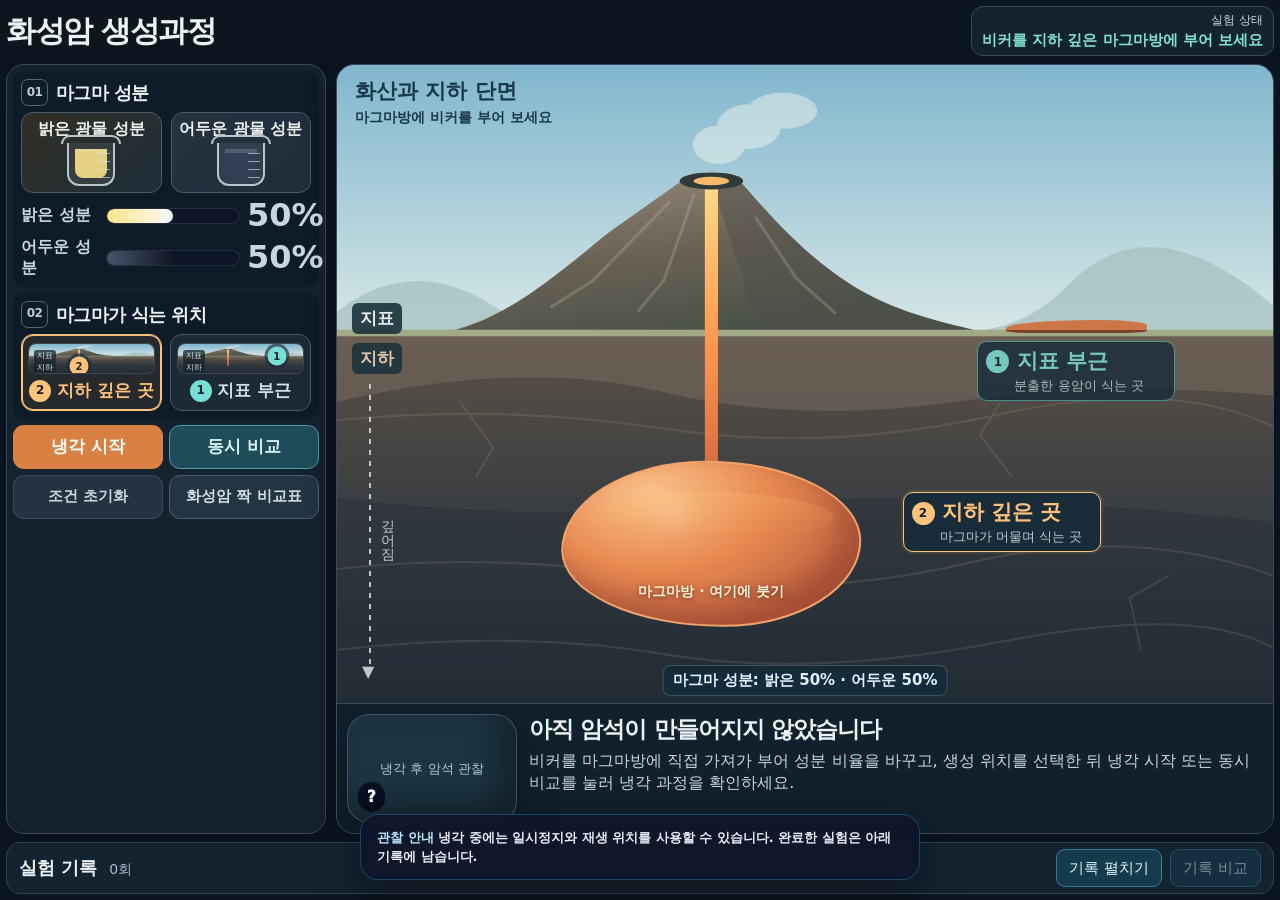
<file: index.html>
<!DOCTYPE html>
<html lang="ko">
<head>
  <meta charset="UTF-8" />
  <meta name="viewport" content="width=device-width, initial-scale=1.0" />
  <title>화성암 생성과정</title>
  <style>
    /* 정리본: 최종 적용 스타일만 남기고 이전 버전 중복 규칙을 병합했습니다. */
    :root{
      --bg0:#020617;
      --bg1:#0f172a;
      --panel:rgba(15,23,42,.92);
      --line:rgba(148,163,184,.24);
      --text:#e5edf8;
      --muted:#94a3b8;
      --green:#34d399;
      --blue:#38bdf8;
      --orange:#fb923c;
      --magma1:#dc2626;
      --magma2:#f97316;
      --shadow:0 24px 70px rgba(0,0,0,.36);
    }

    *{
      box-sizing:border-box;
      -webkit-tap-highlight-color:transparent;
    }

    html{
      margin:0;
      min-height:100%;
    }

    body{
      margin:0;
      min-height:100%;
      font-family:system-ui,-apple-system,BlinkMacSystemFont,"Segoe UI",sans-serif;
      color:var(--text);
      background:radial-gradient(circle at 16% 8%, rgba(56,189,248,.2), transparent 32%),
        radial-gradient(circle at 84% 18%, rgba(248,113,113,.18), transparent 30%),
        linear-gradient(135deg,var(--bg0),var(--bg1));
      user-select:none;
      overflow-x:hidden;
    }

    button{
      font:inherit;
    }

    .app{
      width:min(1180px, calc(100vw - 20px));
      min-height:100vh;
      margin:0 auto;
      padding:12px 0;
      display:grid;
      grid-template-rows:auto 1fr;
      gap:10px;
    }

    header{
      display:flex;
      justify-content:space-between;
      align-items:end;
      gap:16px;
    }

    .badge{
      display:inline-flex;
      align-items:center;
      gap:7px;
      padding:6px 10px;
      border-radius:999px;
      background:rgba(56,189,248,.12);
      border:1px solid rgba(56,189,248,.32);
      color:#bae6fd;
      font-size:12px;
      font-weight:800;
    }

    h1{
      margin:6px 0 2px;
      font-size:clamp(24px,3.8vw,40px);
      line-height:1.04;
      letter-spacing:-.06em;
    }

    .lead{
      margin:0;
      max-width:820px;
      color:var(--muted);
      font-size:13px;
      line-height:1.42;
    }

    .status{
      min-width:186px;
      text-align:right;
      padding:9px 12px;
      border-radius:16px;
      border:1px solid var(--line);
      background:rgba(15,23,42,.58);
      color:#cbd5e1;
      font-size:12px;
    }

    .status strong{
      display:block;
      margin-top:4px;
      color:var(--green);
      font-size:14px;
    }

    .main{
      min-height:0;
      display:grid;
      grid-template-columns:356px 1fr;
      gap:10px;
    }

    .panel{
      overflow:hidden;
      border:1px solid var(--line);
      border-radius:22px;
      background:var(--panel);
      box-shadow:var(--shadow);
    }

    .left{
      padding:10px;
      display:grid;
      grid-template-rows:auto auto auto auto 1fr;
      gap:9px;
    }

    .box{
      padding:11px;
      border:1px solid rgba(148,163,184,.18);
      border-radius:18px;
      background:rgba(2,6,23,.36);
    }

    .box h2{
      display:flex;
      align-items:center;
      gap:8px;
      margin:0 0 9px;
      font-size:16px;
      letter-spacing:-.035em;
    }

    .beakers{
      display:grid;
      grid-template-columns:1fr 1fr;
      gap:9px;
    }

    .beaker-card{
      min-height:156px;
      padding:10px 8px 12px;
      border:1px solid rgba(148,163,184,.2);
      border-radius:18px;
      background:rgba(15,23,42,.64);
      color:#e5edf8;
      cursor:grab;
      touch-action:none;
      transition:transform 160ms ease,border-color 160ms ease,opacity 160ms ease;
      overflow:hidden;
      position:relative;
    }

    .beaker-card:hover{
      transform:translateY(-2px);
      border-color:rgba(56,189,248,.55);
    }

    .beaker-card:active{
      cursor:grabbing;
    }

    .beaker-label{
      margin-bottom:7px;
      font-weight:900;
      font-size:13px;
      line-height:1.25;
    }

    .beaker-desc{
      margin-bottom:8px;
      color:var(--muted);
      font-size:11px;
      line-height:1.35;
    }

    .beaker{
      position:relative;
      width:74px;
      height:78px;
      margin:0 auto;
      border:4px solid rgba(226,232,240,.82);
      border-top:0;
      border-radius:0 0 20px 20px;
      background:rgba(255,255,255,.07);
      transform-origin:72% 16%;
    }

    .beaker::before{
      content:"";
      position:absolute;
      left:-8px;
      right:-8px;
      top:-8px;
      height:8px;
      border:4px solid rgba(226,232,240,.82);
      border-bottom:0;
      border-radius:12px 12px 0 0;
    }

    .liquid{
      position:absolute;
      left:6px;
      right:6px;
      bottom:6px;
      height:54px;
      border-radius:0 0 14px 14px;
      background:var(--liquid);
      opacity:.88;
    }

    .percent-card{
      display:grid;
      gap:8px;
      margin-top:10px;
    }

    .meter-row{
      display:grid;
      grid-template-columns:82px 1fr 44px;
      gap:8px;
      align-items:center;
      font-size:12px;
      color:#cbd5e1;
      font-weight:800;
    }

    .meter{
      height:12px;
      overflow:hidden;
      border-radius:999px;
      background:rgba(15,23,42,.95);
      border:1px solid rgba(148,163,184,.18);
    }

    .meter span{
      display:block;
      width:50%;
      height:100%;
      border-radius:inherit;
      transition:width 300ms ease;
    }

    .bright-fill{
      background:linear-gradient(90deg,#fde68a,#f8fafc);
    }

    .dark-fill{
      background:linear-gradient(90deg,#475569,#111827);
    }

    .action-stack{
      display:grid;
      gap:8px;
    }

    .action-row.two{
      grid-template-columns:1fr 1fr;
    }

    .compare-btn{
      border:1px solid rgba(56,189,248,.32);
      color:#dbeafe;
      background:linear-gradient(135deg, rgba(56,189,248,.24), rgba(59,130,246,.18));
    }

    .location-grid{
      display:grid;
      grid-template-columns:1fr 1fr;
      gap:8px;
    }

    .location{
      min-height:86px;
      padding:11px 8px;
      border:1px solid rgba(148,163,184,.22);
      border-radius:16px;
      background:rgba(15,23,42,.62);
      color:#dbeafe;
      cursor:pointer;
      text-align:center;
      transition:160ms ease;
    }

    .location:hover{
      transform:translateY(-2px);
      border-color:rgba(56,189,248,.5);
    }

    .location.active{
      border-color:rgba(52,211,153,.8);
      background:rgba(16,185,129,.14);
      box-shadow:0 0 0 3px rgba(52,211,153,.08);
    }

    .location strong{
      display:block;
      margin-top:4px;
      font-size:15px;
    }

    .location small{
      display:block;
      margin-top:5px;
      color:var(--muted);
      font-size:11px;
      line-height:1.25;
    }

    .action-row{
      display:grid;
      grid-template-columns:1fr 92px;
      gap:8px;
    }

    .primary{
      border-radius:16px;
      padding:12px 10px;
      font-weight:950;
      cursor:pointer;
      transition:160ms ease;
      border:0;
      color:white;
      background:linear-gradient(135deg,#ef4444,#f97316 54%,#f59e0b);
      box-shadow:0 16px 38px rgba(249,115,22,.24);
    }

    .secondary{
      border-radius:16px;
      padding:12px 10px;
      font-weight:950;
      cursor:pointer;
      transition:160ms ease;
      border:1px solid rgba(148,163,184,.2);
      color:#cbd5e1;
      background:rgba(148,163,184,.13);
    }

    .primary:hover{
      transform:translateY(-1px);
      filter:brightness(1.05);
    }

    .secondary:hover{
      transform:translateY(-1px);
      filter:brightness(1.05);
    }

    .note{
      margin:0;
      color:var(--muted);
      font-size:12px;
      line-height:1.5;
    }

    .lab{
      position:relative;
      min-height:0;
      display:grid;
      grid-template-rows:1fr auto;
    }

    .stage{
      position:relative;
      min-height:520px;
      overflow:hidden;
      background:linear-gradient(rgba(255,255,255,.03) 1px, transparent 1px),
        linear-gradient(90deg, rgba(255,255,255,.03) 1px, transparent 1px),
        linear-gradient(180deg,#7dd3fc 0 42%, #64748b 42% 44%, #1e293b 44% 68%, #0f172a 68% 100%);
      background-size:32px 32px,32px 32px,auto;
    }

    .sky-glow{
      position:absolute;
      inset:0 0 auto;
      height:34%;
      background:radial-gradient(circle at 50% 78%, rgba(255,255,255,.28), transparent 45%);
      pointer-events:none;
    }

    .ground{
      position:absolute;
      left:0;
      right:0;
      top:42%;
      height:4px;
      background:rgba(255,255,255,.45);
      box-shadow:0 4px 0 rgba(15,23,42,.45);
      z-index:8;
    }

    .layer-label{
      position:absolute;
      z-index:11;
      padding:6px 9px;
      border-radius:999px;
      background:rgba(15,23,42,.88);
      border:1px solid rgba(148,163,184,.2);
      color:#dbeafe;
      font-size:12px;
      font-weight:900;
    }

    .label-surface{
      left:22px;
      top:calc(42% - 28px);
    }

    .label-deep{
      left:22px;
      bottom:162px;
      color:#fef3c7;
    }

    .depth-arrow{
      position:absolute;
      left:44px;
      top:calc(42% + 18px);
      bottom:164px;
      width:2px;
      background:repeating-linear-gradient(180deg, rgba(255,255,255,.75) 0 8px, transparent 8px 16px);
      z-index:10;
    }

    .depth-arrow::after{
      content:"깊어짐";
      position:absolute;
      left:10px;
      top:45%;
      writing-mode:vertical-rl;
      color:#cbd5e1;
      font-size:12px;
      font-weight:900;
    }

    .depth-arrow::before{
      content:"▼";
      position:absolute;
      left:-7px;
      bottom:-17px;
      color:#fef3c7;
      font-size:16px;
    }

    .magma-chamber::after{
      content:"마그마 방";
      position:absolute;
      left:50%;
      bottom:-32px;
      transform:translateX(-50%);
      padding:5px 8px;
      border-radius:999px;
      background:rgba(2,6,23,.8);
      color:#fed7aa;
      font-size:12px;
      font-weight:900;
      white-space:nowrap;
    }

    .magma-chamber.drop-target{
      outline:4px solid rgba(52,211,153,.45);
      outline-offset:8px;
    }

    .mix-label{
      position:absolute;
      left:50%;
      bottom:214px;
      transform:translateX(-50%);
      z-index:10;
      padding:7px 10px;
      border-radius:999px;
      background:rgba(15,23,42,.88);
      border:1px solid rgba(148,163,184,.2);
      color:#e0f2fe;
      font-size:12px;
      font-weight:900;
      white-space:nowrap;
    }

    .cooling-marker{
      position:absolute;
      z-index:11;
      padding:8px 11px;
      border-radius:999px;
      background:rgba(15,23,42,.88);
      border:1px solid rgba(56,189,248,.32);
      color:#bae6fd;
      font-size:12px;
      font-weight:900;
      opacity:.52;
      transition:220ms ease;
    }

    .cooling-marker.surface{
      left:50%;
      top:calc(42% - 270px);
      transform:translateX(-50%);
    }

    .cooling-marker.deep{
      left:50%;
      bottom:112px;
      transform:translateX(-50%);
    }

    .cooling-marker.active{
      opacity:1;
      border-color:rgba(52,211,153,.8);
      color:#bbf7d0;
      box-shadow:0 0 0 3px rgba(52,211,153,.09);
    }

    .result-panel{
      display:grid;
      grid-template-columns:250px 1fr;
      gap:12px;
      padding:12px;
      border-top:1px solid var(--line);
      background:rgba(2,6,23,.42);
    }

    .rock-preview.ready{
      opacity:1;
    }

    .rock-preview::before{
      content:"";
      position:absolute;
      inset:0;
      background-image:radial-gradient(circle, rgba(255,255,255,.72) 0 var(--grain), transparent calc(var(--grain) + 1px)),
        radial-gradient(circle, rgba(15,23,42,.64) 0 var(--grain2), transparent calc(var(--grain2) + 1px));
      background-size:var(--grain-gap) var(--grain-gap), calc(var(--grain-gap)*1.3) calc(var(--grain-gap)*1.3);
      background-position:10px 12px,26px 30px;
      opacity:.86;
    }

    .result-text h2{
      margin:0 0 5px;
      font-size:21px;
      letter-spacing:-.04em;
    }

    .result-text p{
      margin:0;
      color:#cbd5e1;
      line-height:1.52;
      font-size:13px;
    }

    .facts{
      display:flex;
      flex-wrap:wrap;
      gap:7px;
      margin-top:9px;
    }

    .fact{
      padding:6px 9px;
      border-radius:999px;
      background:rgba(56,189,248,.11);
      border:1px solid rgba(56,189,248,.18);
      color:#dbeafe;
      font-size:12px;
      font-weight:800;
    }

    .beaker-ghost .beaker{
      margin:16px auto 0;
      filter:drop-shadow(0 18px 30px rgba(0,0,0,.42));
    }

    .cooling-overlay{
      position:fixed;
      inset:0;
      z-index:2000;
      display:none;
      place-items:center;
      padding:20px;
      background:rgba(2,6,23,.78);
      backdrop-filter:blur(10px);
    }

    .cooling-overlay.show{
      display:grid;
    }

    .cooling-window{
      width:min(1080px,96vw);
      height:min(720px,92vh);
      overflow:hidden;
      border:1px solid rgba(148,163,184,.28);
      border-radius:28px;
      background:#0f172a;
      box-shadow:0 34px 90px rgba(0,0,0,.55);
      display:grid;
      grid-template-rows:auto 1fr auto;
    }

    .cooling-head{
      padding:14px 18px;
      display:flex;
      justify-content:space-between;
      gap:14px;
      align-items:center;
      border-bottom:1px solid rgba(148,163,184,.18);
      background:rgba(2,6,23,.32);
    }

    .cooling-head h2{
      margin:0;
      font-size:22px;
      letter-spacing:-.04em;
    }

    .cooling-head p{
      margin:3px 0 0;
      color:var(--muted);
      font-size:13px;
    }

    .head-actions{
      display:flex;
      align-items:center;
      gap:8px;
    }

    .close-btn{
      border:1px solid rgba(148,163,184,.28);
      color:#e2e8f0;
      background:rgba(51,65,85,.7);
      padding:10px 14px;
      border-radius:14px;
      font-weight:900;
      cursor:pointer;
    }

    .close-btn:hover{
      filter:brightness(1.06);
    }

    .cooling-scene{
      position:relative;
      overflow:hidden;
      background:linear-gradient(rgba(255,255,255,.03) 1px, transparent 1px),
        linear-gradient(90deg, rgba(255,255,255,.03) 1px, transparent 1px),
        linear-gradient(180deg,#7dd3fc 0 42%, #64748b 42% 44%, #1e293b 44% 68%, #0f172a 68% 100%);
      background-size:32px 32px,32px 32px,auto;
    }

    .popup-sky-glow{
      position:absolute;
      left:0;
      right:0;
      top:0;
      height:34%;
      background:radial-gradient(circle at 50% 78%, rgba(255,255,255,.28), transparent 45%);
      pointer-events:none;
    }

    .popup-ground{
      position:absolute;
      left:0;
      right:0;
      top:42%;
      height:4px;
      background:rgba(255,255,255,.45);
      box-shadow:0 4px 0 rgba(15,23,42,.45);
      z-index:8;
    }

    .popup-depth-arrow{
      position:absolute;
      left:40px;
      top:calc(42% + 18px);
      bottom:64px;
      width:2px;
      background:repeating-linear-gradient(180deg, rgba(255,255,255,.75) 0 8px, transparent 8px 16px);
      z-index:10;
    }

    .popup-depth-arrow::after{
      content:"깊어짐";
      position:absolute;
      left:10px;
      top:45%;
      writing-mode:vertical-rl;
      color:#cbd5e1;
      font-size:12px;
      font-weight:900;
    }

    .popup-depth-arrow::before{
      content:"▼";
      position:absolute;
      left:-7px;
      bottom:-17px;
      color:#fef3c7;
      font-size:16px;
    }

    .popup-label{
      position:absolute;
      z-index:20;
      padding:6px 9px;
      border-radius:999px;
      background:rgba(15,23,42,.88);
      border:1px solid rgba(148,163,184,.2);
      color:#dbeafe;
      font-size:12px;
      font-weight:900;
    }

    .popup-label.surface{
      left:18px;
      top:calc(42% - 28px);
    }

    .popup-label.deep{
      left:18px;
      bottom:60px;
      color:#fef3c7;
    }

    .rock-mold.cooling{
      background:radial-gradient(circle at 28% 25%, rgba(255,255,255,.22), transparent 18%),
        linear-gradient(135deg,var(--rock-a),var(--rock-b));
      box-shadow:inset -22px -18px 36px rgba(0,0,0,.34),0 18px 44px rgba(0,0,0,.32);
    }

    .rock-mold::before{
      content:"";
      position:absolute;
      inset:0;
      z-index:1;
      background:
        radial-gradient(circle at 24% 20%, rgba(255,244,214,.34), transparent 18%),
        radial-gradient(circle at 68% 62%, rgba(255,180,76,.24), transparent 26%),
        linear-gradient(135deg, rgba(255,208,137,.94) 0%, rgba(251,146,60,.96) 26%, rgba(249,115,22,.94) 48%, rgba(220,38,38,.90) 76%, rgba(98,22,22,.78) 100%);
      opacity:calc(1 - var(--cooling-progress, 0));
      transition:opacity 120ms linear;
      pointer-events:none;
    }

    .rock-mold.selected{
      box-shadow:0 0 0 4px rgba(52,211,153,.24), inset -22px -18px 36px rgba(0,0,0,.34), 0 18px 44px rgba(0,0,0,.32);
      border-color:rgba(134,239,172,.92);
    }

    .rock-mold::after{
      content:attr(data-label);
      position:absolute;
      left:50%;
      bottom:8px;
      transform:translateX(-50%);
      padding:4px 7px;
      border-radius:999px;
      background:rgba(2,6,23,.62);
      color:#e5e7eb;
      font-size:11px;
      font-weight:900;
      z-index:4;
      white-space:nowrap;
    }

    .mode-progress{
      display:grid;
      gap:10px;
      padding:12px 18px 16px;
      border-top:1px solid rgba(148,163,184,.18);
      background:rgba(2,6,23,.36);
    }

    .bar-row{
      display:grid;
      grid-template-columns:140px 1fr 60px;
      gap:10px;
      align-items:center;
      color:#cbd5e1;
      font-size:12px;
      font-weight:900;
    }

    .bar{
      height:16px;
      border-radius:999px;
      overflow:hidden;
      border:1px solid rgba(148,163,184,.18);
      background:rgba(15,23,42,.92);
    }

    .bar-fill{
      height:100%;
      width:0%;
      border-radius:inherit;
      background:linear-gradient(90deg,#f97316,#38bdf8,#60a5fa);
    }

    .foot-note{
      color:var(--muted);
      font-size:12px;
      line-height:1.45;
    }

    .mineral-grain{
      position:absolute;
      width:var(--size);
      height:var(--size);
      left:var(--x);
      top:var(--y);
      background:var(--color);
      clip-path:polygon(50% 0, 86% 18%, 100% 56%, 76% 100%, 26% 92%, 0 46%, 14% 12%);
      border:1px solid rgba(255,255,255,.28);
      opacity:0;
      transform:scale(0) rotate(var(--rot));
      box-shadow:inset -4px -4px 8px rgba(0,0,0,.24);
      animation:growGrain var(--time) ease forwards;
      z-index:3;
      transition:transform var(--grow-dur, 1800ms) ease, width var(--grow-dur, 1800ms) ease, height var(--grow-dur, 1800ms) ease;
    }

    .rock-mold{
      position:absolute;
      width:var(--mold-w,250px);
      height:var(--mold-h,170px);
      --cooling-progress:0;
      background:radial-gradient(circle at 28% 25%, rgba(255,255,255,.26), transparent 18%),
        linear-gradient(135deg, var(--rock-a), var(--rock-b));
      overflow:hidden;
      z-index:18;
      border-radius:0;
      clip-path:polygon(16% 8%, 40% 2%, 70% 8%, 91% 25%, 98% 52%, 90% 78%, 72% 94%, 43% 98%, 18% 90%, 4% 64%, 6% 28%);
      border:3px solid rgba(226,232,240,.66);
      box-shadow:inset -26px -20px 34px rgba(0,0,0,.34), 0 18px 44px rgba(0,0,0,.28);
      filter:saturate(calc(1.28 - var(--cooling-progress, 0) * .22)) brightness(calc(1.08 - var(--cooling-progress, 0) * .10));
      transition:filter 120ms linear;
    }

    .magma-chamber{
      position:absolute;
      left:50%;
      bottom:48px;
      transform:translateX(-50%);
      width:280px;
      height:150px;
      border-radius:48% 52% 46% 54% / 54% 48% 52% 46%;
      background:radial-gradient(circle at 30% 30%, rgba(255,255,255,.3), transparent 18%),
        linear-gradient(135deg,var(--magma2),var(--magma1));
      box-shadow:inset -22px -18px 34px rgba(0,0,0,.28), 0 0 40px rgba(239,68,68,.25), 0 18px 50px rgba(0,0,0,.42);
      border:2px solid rgba(255,255,255,.14);
      z-index:7;
      overflow:hidden;
    }

    .magma-chamber::before{
      content:"";
      position:absolute;
      left:8%;
      right:8%;
      top:18%;
      height:28%;
      background:radial-gradient(circle at 35% 50%, rgba(255,255,255,.18), transparent 18%), linear-gradient(180deg, rgba(255,194,115,.38), rgba(249,115,22,.04));
      border-radius:46% 54% 50% 50% / 68% 62% 38% 32%;
      opacity:.6;
      pointer-events:none;
    }

    .magma-chamber.pouring{
      box-shadow:inset -22px -18px 34px rgba(0,0,0,.24), 0 0 44px rgba(251,146,60,.28), 0 18px 50px rgba(0,0,0,.42);
    }

    .magma-chamber.pouring::before{
      animation:magmaWaveV8 900ms linear infinite;
    }

    .magma-bubble{
      position:absolute;
      bottom:20%;
      width:10px;
      height:10px;
      border-radius:50%;
      pointer-events:none;
      background:radial-gradient(circle at 30% 30%, rgba(255,244,214,.92), rgba(251,146,60,.55) 56%, rgba(220,38,38,.16) 70%);
      animation:magmaBubbleV8 780ms ease-out forwards;
    }

    .beaker-ghost{
      position:fixed;
      z-index:1000;
      transform:translate(-50%,-50%);
      pointer-events:none;
      opacity:.98;
      transition:transform 120ms ease;
      width:102px;
      height:118px;
    }

    .beaker-ghost.over-chamber{
      transform:translate(-50%,-50%) rotate(-34deg);
    }

    .beaker-ghost.over-chamber .ghost-stream{
      opacity:1;
      height:174px;
    }

    .ghost-stream{
      position:absolute;
      height:0;
      background:var(--liquid);
      border-radius:999px;
      opacity:0;
      transform-origin:top center;
      box-shadow:0 0 10px var(--liquid);
      transition:height 140ms ease,opacity 140ms ease;
      left:20px;
      top:72px;
      width:10px;
      transform:rotate(30deg);
      filter:drop-shadow(0 0 7px rgba(255,255,255,.18));
    }

    .rock-preview{
      position:relative;
      height:128px;
      overflow:hidden;
      border-radius:22px;
      border:1px solid rgba(255,255,255,.15);
      box-shadow:inset -20px -16px 32px rgba(0,0,0,.32),0 18px 40px rgba(0,0,0,.25);
      opacity:.55;
      transition:opacity 240ms ease;
      background:radial-gradient(circle at 28% 24%, rgba(255,255,255,.34), transparent 20%),
        linear-gradient(135deg,var(--rock-a),var(--rock-b));
    }

    .rock-name{
      position:absolute;
      left:10px;
      bottom:10px;
      padding:6px 9px;
      border-radius:999px;
      background:rgba(2,6,23,.75);
      color:white;
      font-weight:950;
      font-size:15px;
      z-index:4;
    }

    .rock-real-photo{
      position:absolute;
      inset:0;
      width:100%;
      height:100%;
      object-fit:cover;
      object-position:center;
      padding:0;
      opacity:0;
      transform:scale(1.08);
      transition:opacity 220ms ease, transform 220ms ease;
      z-index:2;
      cursor:pointer;
      background:radial-gradient(circle at 50% 50%, rgba(255,255,255,.08), transparent 58%), rgba(0,0,0,.18);
    }

    .rock-preview.ready .rock-real-photo{
      opacity:1;
      transform:scale(1.22);
    }

    .rock-preview.ready::before{
      opacity:.12;
    }

    .rock-photo-hint{
      position:absolute;
      right:8px;
      top:8px;
      z-index:5;
      padding:5px 8px;
      border-radius:999px;
      border:1px solid rgba(186,230,253,.35);
      background:rgba(2,6,23,.72);
      color:#e0f2fe;
      font-size:10.5px;
      font-weight:900;
      letter-spacing:-.02em;
      opacity:0;
      transform:translateY(-4px);
      transition:opacity 220ms ease, transform 220ms ease;
      pointer-events:none;
    }

    .rock-preview.ready .rock-photo-hint{
      opacity:1;
      transform:translateY(0);
    }

    .rock-preview.ready{
      cursor:pointer;
    }

    .real-rock-cta{
      display:none;
      margin-top:8px;
      padding:8px 10px;
      border-radius:14px;
      border:1px solid rgba(56,189,248,.22);
      background:rgba(56,189,248,.10);
      color:#dbeafe;
      font-size:12px;
      font-weight:900;
      line-height:1.35;
    }

    .real-rock-cta.show{
      display:inline-flex;
      align-items:center;
      gap:6px;
    }

    .concept-btn{
      border-color:rgba(167,139,250,.34);
      background:rgba(139,92,246,.14);
      color:#ede9fe;
    }

    .concept-btn{
      border-color:rgba(167,139,250,.34);
      background:rgba(139,92,246,.14);
      color:#ede9fe;
    }

    .tip-toast{
      position:fixed;
      left:50%;
      bottom:20px;
      z-index:2600;
      width:min(560px, calc(100vw - 32px));
      padding:13px 16px;
      border-radius:18px;
      border:1px solid rgba(56,189,248,.28);
      background:rgba(15,23,42,.94);
      color:#e5edf8;
      box-shadow:0 18px 46px rgba(0,0,0,.38);
      backdrop-filter:blur(10px);
      transform:translate(-50%, 18px);
      opacity:0;
      pointer-events:none;
      transition:opacity 260ms ease, transform 260ms ease;
      font-size:13px;
      line-height:1.48;
      font-weight:800;
    }

    .tip-toast.show{
      opacity:1;
      transform:translate(-50%, 0);
    }

    .tip-toast strong{
      color:#bae6fd;
    }

    .concept-modal{
      position:fixed;
      inset:0;
      z-index:2900;
      display:none;
      place-items:center;
      padding:24px;
      background:rgba(2,6,23,.80);
      backdrop-filter:blur(8px);
    }

    .concept-modal.show{
      display:grid;
    }

    .concept-modal-card{
      width:min(940px,95vw);
      max-height:92vh;
      overflow:hidden;
      border-radius:28px;
      border:1px solid rgba(148,163,184,.28);
      background:rgba(15,23,42,.97);
      box-shadow:0 34px 90px rgba(0,0,0,.58);
      display:grid;
      grid-template-rows:auto minmax(0,1fr);
    }

    .concept-table-wrap{
      min-height:0;
      overflow:auto;
      padding:16px 18px 18px;
    }

    .concept-callout{
      margin:0 0 14px;
      padding:11px 13px;
      border-radius:16px;
      border:1px solid rgba(56,189,248,.22);
      background:rgba(56,189,248,.10);
      color:#dbeafe;
      font-size:13px;
      line-height:1.55;
      font-weight:750;
    }

    .pair-card-grid{
      display:grid;
      grid-template-columns:repeat(3, minmax(0, 1fr));
      gap:12px;
    }

    .pair-card{
      overflow:hidden;
      border-radius:22px;
      border:1px solid rgba(148,163,184,.22);
      background:linear-gradient(180deg, rgba(30,41,59,.88), rgba(2,6,23,.46));
      box-shadow:0 16px 36px rgba(0,0,0,.22);
    }

    .pair-card-head{
      padding:11px 12px;
      background:rgba(56,189,248,.12);
      border-bottom:1px solid rgba(148,163,184,.16);
    }

    .pair-card-head strong{
      display:block;
      color:#f8fafc;
      font-size:15px;
      letter-spacing:-.03em;
    }

    .pair-card-head span{
      display:block;
      margin-top:3px;
      color:#bae6fd;
      font-size:12px;
      font-weight:800;
    }

    .pair-card-body{
      display:grid;
      gap:9px;
      padding:12px;
    }

    .rock-pair-box{
      padding:10px;
      border-radius:16px;
      background:rgba(15,23,42,.72);
      border:1px solid rgba(148,163,184,.16);
    }

    .rock-pair-box b{
      display:block;
      margin-bottom:4px;
      color:#fff;
      font-size:15px;
    }

    .rock-pair-box small{
      display:block;
      color:#cbd5e1;
      font-size:12px;
      line-height:1.42;
      font-weight:700;
    }

    .pair-arrow{
      text-align:center;
      color:#93c5fd;
      font-size:12px;
      font-weight:950;
      line-height:1.4;
    }

    .pair-point{
      margin:0;
      color:#dbeafe;
      font-size:12px;
      line-height:1.45;
      font-weight:750;
    }

    @media (max-width:900px){
      .pair-card-grid{
        grid-template-columns:1fr;
      }
    }

    .photo-modal{
      position:fixed;
      inset:0;
      z-index:3000;
      display:none;
      place-items:center;
      padding:24px;
      background:rgba(2,6,23,.82);
      backdrop-filter:blur(10px);
    }

    .photo-modal.show{
      display:grid;
    }

    .photo-modal-card{
      width:min(820px,94vw);
      max-height:92vh;
      overflow:hidden;
      border-radius:28px;
      border:1px solid rgba(148,163,184,.28);
      background:rgba(15,23,42,.96);
      box-shadow:0 34px 90px rgba(0,0,0,.58);
      display:grid;
      grid-template-rows:auto minmax(0,1fr);
    }

    .photo-modal-head{
      display:flex;
      justify-content:space-between;
      gap:12px;
      align-items:center;
      padding:14px 16px;
      border-bottom:1px solid rgba(148,163,184,.18);
    }

    .photo-modal-head h2{
      margin:0;
      font-size:20px;
      letter-spacing:-.04em;
    }

    .photo-modal-head p{
      margin:3px 0 0;
      color:var(--muted);
      font-size:12px;
    }

    .photo-modal-close{
      border:1px solid rgba(148,163,184,.28);
      color:#e2e8f0;
      background:rgba(51,65,85,.7);
      padding:9px 13px;
      border-radius:14px;
      font-weight:900;
      cursor:pointer;
    }

    .photo-modal-original{
      display:inline-flex;
      align-items:center;
      justify-content:center;
      text-decoration:none;
      border:1px solid rgba(56,189,248,.32);
      color:#e0f2fe;
      background:rgba(56,189,248,.12);
      padding:9px 13px;
      border-radius:14px;
      font-size:13px;
      font-weight:900;
    }

    .photo-modal-original:hover{
      filter:brightness(1.08);
    }

    .photo-zoom-btn{
      border:1px solid rgba(148,163,184,.28);
      color:#e2e8f0;
      background:rgba(15,23,42,.78);
      padding:9px 11px;
      border-radius:14px;
      font-size:13px;
      font-weight:900;
      cursor:pointer;
      white-space:nowrap;
    }

    .photo-zoom-btn:hover{
      filter:brightness(1.08);
    }

    .photo-modal-body{
      min-height:0;
      padding:18px;
      display:grid;
      place-items:center;
      background:radial-gradient(circle at 50% 50%, rgba(56,189,248,.09), transparent 46%), rgba(0,0,0,.34);
      overflow:auto;
      overscroll-behavior:contain;
    }

    .photo-modal-body img{
      display:block;
      width:min(100%, 980px);
      max-width:none;
      max-height:none;
      object-fit:contain;
      border-radius:18px;
      background:#000;
      box-shadow:0 18px 50px rgba(0,0,0,.45);
      cursor:zoom-in;
      transform:scale(var(--photo-zoom, 1));
      transform-origin:center center;
      transition:transform 160ms ease;
    }

    .photo-modal-body img.zoomed{
      cursor:zoom-out;
    }

    .mold-surface{
      left:50%;
      top:calc(42% - 148px);
      transform:translateX(176px) rotate(-14deg);
      --mold-w:300px;
      --mold-h:144px;
    }

    .mold-deep{
      left:50%;
      bottom:84px;
      transform:translateX(-50%);
      --mold-w:372px;
      --mold-h:238px;
    }

    .volcano{
      position:absolute;
      left:50%;
      transform:translateX(-50%);
      z-index:6;
      top:calc(42% - 248px);
      width:620px;
      height:248px;
    }

    .crater{
      position:absolute;
      left:50%;
      transform:translateX(-50%);
      border-radius:50%;
      z-index:8;
      border:2px solid rgba(255,235,205,.16);
      width:120px;
      height:28px;
      top:-5px;
      background:radial-gradient(ellipse at center, #170f0a 0 40%, #603d24 41% 64%, #b88f69 65% 100%);
      display:block !important;
    }

    .smoke{
      position:absolute;
      left:50%;
      top:-68px;
      transform:translateX(-50%);
      width:170px;
      height:80px;
      opacity:.58;
      z-index:5;
      background:radial-gradient(circle at 22% 58%, rgba(226,232,240,.86) 0 20%, transparent 22%),
        radial-gradient(circle at 50% 38%, rgba(203,213,225,.76) 0 24%, transparent 26%),
        radial-gradient(circle at 78% 62%, rgba(226,232,240,.64) 0 18%, transparent 20%);
      display:block !important;
    }

    .popup-volcano{
      position:absolute;
      left:50%;
      transform:translateX(-50%);
      z-index:6;
      top:calc(42% - 254px);
      width:670px;
      height:254px;
    }

    .popup-volcano .cone-back{
      width:670px;
      height:246px;
      display:block !important;
    }

    .popup-volcano .cone-front{
      width:510px;
      height:220px;
      display:block !important;
    }

    .popup-volcano .crater{
      top:-4px;
      width:128px;
      height:30px;
      display:block !important;
    }

    .popup-volcano .smoke{
      width:180px;
      height:86px;
      top:-72px;
      display:block !important;
    }

    .cone-back{
      position:absolute;
      left:50%;
      bottom:0;
      transform:translateX(-50%);
      filter:drop-shadow(0 18px 40px rgba(0,0,0,.32));
      width:620px;
      height:240px;
      clip-path:polygon(50% 0, 97% 100%, 3% 100%);
      border-radius:0 0 24px 24px;
      display:block !important;
      background:linear-gradient(180deg, #9b6a44 0%, #84562f 28%, #684121 60%, #472b16 100%);
    }

    .cone-front{
      position:absolute;
      left:50%;
      bottom:0;
      transform:translateX(-50%);
      opacity:.98;
      width:470px;
      height:214px;
      clip-path:polygon(50% 0, 96% 100%, 4% 100%);
      border-radius:0 0 20px 20px;
      display:block !important;
      background:linear-gradient(180deg, #8b5b36 0%, #704324 52%, #432718 100%);
    }

    .conduit{
      position:absolute;
      left:50%;
      top:18px;
      transform:translateX(-50%);
      height:430px;
      z-index:4;
      width:12px;
      opacity:.92;
      background:linear-gradient(180deg,#fbbf24 0%, #f97316 38%, #dc2626 100%);
      box-shadow:0 0 6px rgba(249,115,22,.18);
      border-radius:999px;
    }

    .popup-volcano .conduit{
      top:18px;
      height:500px;
      width:12px;
      opacity:.92;
      background:linear-gradient(180deg,#fbbf24 0%, #f97316 38%, #dc2626 100%);
      box-shadow:0 0 6px rgba(249,115,22,.18);
      border-radius:999px;
    }

    .surface-lava-path::after{
      opacity:.9;
      content:"";
      position:absolute;
      border-radius:50% 44% 56% 42% / 46% 40% 60% 54%;
      background:linear-gradient(135deg,#ffe2a8,#f97316 45%,#dc2626 90%);
      box-shadow:0 0 6px rgba(249,115,22,.18);
      right:-28px;
      top:14px;
      width:52px;
      height:28px;
      display:none !important;
    }

    .eruption-column{
      top:calc(42% - 294px);
      position:absolute;
      left:50%;
      bottom:196px;
      transform:translateX(-50%) scaleY(0);
      transform-origin:bottom center;
      width:18px;
      height:360px;
      border-radius:999px;
      opacity:.98;
      z-index:8;
      background:linear-gradient(180deg,#ffd089 0%, #f59e0b 18%, #f97316 46%, #dc2626 100%);
      box-shadow:0 0 8px rgba(249,115,22,.18), 0 0 18px rgba(249,115,22,.12);
    }

    .eruption-column.flow{
      animation:eruptionFromChamberV20 560ms ease-out forwards;
    }

    .surface-lava-path{
      position:absolute;
      width:0;
      opacity:0;
      border-radius:22px;
      clip-path:polygon(0 44%, 8% 32%, 18% 28%, 28% 22%, 40% 26%, 52% 20%, 66% 24%, 80% 32%, 92% 42%, 100% 50%, 98% 62%, 90% 72%, 76% 76%, 62% 72%, 48% 80%, 34% 76%, 20% 82%, 8% 74%, 0 62%);
      background:linear-gradient(90deg,#ffe2a8 0%, #fbbf24 10%, #fb923c 26%, #f97316 48%, #ea580c 66%, #dc2626 88%, #fb923c 100%);
      box-shadow:0 0 10px rgba(251,146,60,.28),
        0 0 18px rgba(249,115,22,.18),
        inset 0 10px 8px rgba(255,226,168,.35),
        inset 0 -8px 8px rgba(124,45,18,.18);
      filter:drop-shadow(0 2px 4px rgba(0,0,0,.10));
      top:calc(42% - 254px);
      left:50%;
      transform-origin:left center;
      transform:translateX(-1px) rotate(29deg);
      height:64px;
      z-index:9;
      overflow:visible;
    }

    .surface-lava-path.flow{
      animation:lavaSlopeV20 1380ms ease forwards;
    }

    .surface-lava-path::before{
      content:"";
      position:absolute;
      left:-20px;
      top:8px;
      width:46px;
      height:44px;
      border-radius:58% 42% 38% 62% / 54% 46% 54% 46%;
      background:radial-gradient(circle at 68% 38%, rgba(255,226,168,.80) 0 18%, rgba(255,226,168,.12) 19% 34%, transparent 35%),
        linear-gradient(135deg,#ffd089 0%,#fb923c 38%,#f97316 62%,#dc2626 100%);
      box-shadow:-8px 0 10px rgba(107,65,33,.16),
        inset -6px -5px 8px rgba(124,45,18,.18),
        0 0 6px rgba(249,115,22,.14);
      opacity:.98;
    }

    @keyframes growGrain{
      0%{
        opacity:0;
        transform:scale(0) rotate(var(--rot));
      }
      100%{
        opacity:.96;
        transform:scale(1) rotate(var(--rot));
      }
    }

    @keyframes magmaWaveV8{
      0%{
        transform:translateX(-3%) scaleY(1);
      }
      50%{
        transform:translateX(3%) scaleY(1.08);
      }
      100%{
        transform:translateX(-3%) scaleY(1);
      }
    }

    @keyframes magmaBubbleV8{
      0%{
        transform:translateY(0) scale(.6);
        opacity:.2;
      }
      30%{
        opacity:.95;
      }
      100%{
        transform:translateY(-44px) scale(1.24);
        opacity:0;
      }
    }

    @keyframes eruptionFromChamberV20{
      0%{
        transform:translateX(-50%) scaleY(0);
        opacity:.25;
      }
      100%{
        transform:translateX(-50%) scaleY(1);
        opacity:.98;
      }
    }

    @keyframes lavaSlopeV20{
      0%{
        width:0;
        opacity:0;
      }
      15%{
        opacity:1;
      }
      100%{
        width:295px;
        opacity:1;
      }
    }

    @media (max-width:900px){
      .lead{
        display:none;
      }

      .main{
        grid-template-columns:320px 1fr;
      }

      .beaker-card{
        min-height:146px;
      }

      .stage{
        min-height:430px;
      }

      .mode-progress .bar-row{
        grid-template-columns:120px 1fr 52px;
      }

    }

    @media (max-height:720px){
      .app{
        padding:8px 0;
        gap:7px;
      }

      .badge{
        display:none;
      }

      .lead{
        display:none;
      }

      h1{
        margin:0;
        font-size:27px;
      }

      .left{
        gap:7px;
        padding:8px;
      }

      .box{
        padding:8px;
      }

      .beaker-card{
        min-height:126px;
      }

      .beaker{
        width:60px;
        height:64px;
      }

      .liquid{
        height:44px;
      }

      .stage{
        min-height:390px;
      }

      .result-panel{
        padding:8px;
      }

      .rock-preview{
        height:104px;
      }

    }
  </style>
  <link rel="stylesheet" href="./responsive-safe.css?v=20260716-1" />
  <link rel="stylesheet" href="./popup-mobile-fix.css?v=20260716-2" />
  <link rel="stylesheet" href="./observation.css?v=20261015-1" />
  <script src="./observation-core.js?v=20261015-1"></script>
  <script src="./observation.js?v=20261015-1"></script>
</head>
<body>
  <main class="app">
    <header>
      <div>
        <span class="badge">지권의 변화 · 가상실험</span>
        <h1>화성암 생성과정</h1>
        <p class="lead">
          비커로 성분을 조절하고 냉각 과정을 관찰하세요. 원하는 순간에 멈추고, 여러 실험의 결과를 비교할 수 있습니다.
        </p>
      </div>
      <div class="status">
        실험 상태
        <strong id="statusText">비커를 지하 깊은 마그마방에 부어 보세요</strong>
      </div>
    </header>
    <section class="main">
      <aside class="panel left">
        <div class="box">
          <h2><span class="step-number">01</span> 마그마 성분</h2>
          <div class="beakers">
            <button class="beaker-card" id="brightBtn" data-type="bright" style="--liquid:#fde68a" type="button">
              <div class="beaker-label">밝은 광물 성분</div>
              <div class="beaker-desc">석영·장석 등</div>
              <div class="beaker"><div class="liquid"></div></div>
            </button>

            <button class="beaker-card" id="darkBtn" data-type="dark" style="--liquid:#334155" type="button">
              <div class="beaker-label">어두운 광물 성분</div>
              <div class="beaker-desc">흑운모·휘석·감람석 등</div>
              <div class="beaker"><div class="liquid"></div></div>
            </button>
          </div>

          <div class="percent-card">
            <div class="meter-row">
              <span>밝은 성분</span>
              <div class="meter"><span class="bright-fill" id="brightFill"></span></div>
              <span id="brightText">50%</span>
            </div>
            <div class="meter-row">
              <span>어두운 성분</span>
              <div class="meter"><span class="dark-fill" id="darkFill"></span></div>
              <span id="darkText">50%</span>
            </div>
          </div>
        </div>

        <div class="box">
          <h2><span class="step-number">02</span> 마그마가 식는 위치</h2>
          <div class="location-grid">
            <button class="location active" data-location="deep" type="button" aria-pressed="true">
              <strong><span class="place-number">2</span> 지하 깊은 곳</strong>
              <small>지하에 머무는 마그마</small>
            </button>
            <button class="location" data-location="surface" type="button" aria-pressed="false">
              <strong><span class="place-number">1</span> 지표 부근</strong>
              <small>분출한 용암</small>
            </button>
          </div>
        </div>

        <div class="action-stack">
          <div class="action-row two">
            <button class="primary" id="startCoolingBtn" type="button">냉각 시작</button>
            <button class="secondary compare-btn" id="compareBtn" type="button">동시 비교</button>
          </div>
          <button class="secondary" id="resetBtn" type="button">조건 초기화</button>
          <button class="secondary concept-btn" id="pairInfoBtn" type="button">화성암 짝 비교표</button>
        </div>

      </aside>

      <section class="panel lab">
        <div class="stage" id="stage">
          <div class="depth-arrow"></div>
          <div class="layer-label label-surface">지표</div>
          <div class="layer-label label-deep">지하</div>
          <div class="stage-caption">화산과 지하 단면<span>마그마방에 비커를 부어 보세요</span></div>
          <div class="stage-surface-site" aria-hidden="true"></div>
          <div class="cooling-marker surface" id="surfaceMarker"><strong><span class="place-number">1</span> 지표 부근</strong><small>분출한 용암이 식는 곳</small></div>
          <div class="cooling-marker deep active" id="deepMarker"><strong><span class="place-number">2</span> 지하 깊은 곳</strong><small>마그마가 머물며 식는 곳</small></div>
          <div class="mix-label" id="mixLabel">마그마 성분: 밝은 50% · 어두운 50%</div>
          <div class="magma-chamber" id="magmaChamber"></div>
        </div>

        <div class="result-panel">
          <div class="rock-preview" id="rockPreview" role="button" tabindex="0" aria-label="실제 암석 사진 확대 보기">
            <img class="rock-real-photo" id="rockRealPhoto" alt="실제 암석 사진" />
            <div class="rock-photo-hint" id="rockPhotoHint">사진을 눌러 실제 암석 크게 보기</div>
            <div class="rock-name" id="rockName">?</div>
          </div>
          <div class="result-text">
            <h2 id="resultTitle">아직 암석이 만들어지지 않았습니다</h2>
            <p id="resultExplain">
              비커를 마그마방에 직접 가져가 부어 성분 비율을 바꾸고, 생성 위치를 선택한 뒤 냉각 시작 또는 동시 비교를 눌러 냉각 과정을 확인하세요.
            </p>
            <div class="facts" id="facts">
              <span class="fact">밝은 50%</span>
              <span class="fact">어두운 50%</span>
              <span class="fact">깊은 곳 선택</span>
            </div>
            <div class="real-rock-cta" id="realRockCta">🔍 여기를 눌러 실제 암석 사진을 크게 확인해 보세요.</div>
            <div class="comparison-summary" id="comparisonResults" hidden></div>
          </div>
        </div>
      </section>
    </section>
    <section class="history-panel" aria-labelledby="historyTitle">
      <div class="history-head"><div><h2 id="historyTitle">실험 기록</h2><span id="historyCount">0회</span></div><div class="history-actions"><button type="button" id="toggleHistoryBtn" aria-expanded="false" aria-controls="historyDrawer">기록 펼치기</button><button type="button" id="compareHistoryBtn" disabled>기록 비교</button></div></div>
      <div class="history-drawer" id="historyDrawer" hidden>
        <div class="history-list" id="historyList"></div>
        <div class="history-pages"><button type="button" id="historyPrev" aria-label="이전 실험 기록 페이지">이전</button><span id="historyPage" aria-live="polite"></span><button type="button" id="historyNext" aria-label="다음 실험 기록 페이지">다음</button></div>
      </div>
    </section>
  </main>

  <div class="tip-toast" id="tipToast" aria-live="polite"></div>

  <div class="cooling-overlay" id="coolingOverlay" role="dialog" aria-modal="true" aria-labelledby="coolingTitle" aria-hidden="true">
    <div class="cooling-window">
      <div class="cooling-head">
        <div>
          <h2 id="coolingTitle">냉각 관찰</h2>
          <p id="coolingSubtitle">냉각 과정을 관찰합니다.</p>
        </div>
        <div class="head-actions">
          <div class="status">
            관찰 상태
            <strong id="coolingStatus">관찰 중</strong>
          </div>
          <button class="close-btn" id="closeCoolingBtn" type="button">닫기</button>
        </div>
      </div>

      <div class="cooling-scene" id="coolingScene"></div>

      <div class="mode-progress">
        <div class="playback-controls">
          <button type="button" id="pausePlayback" aria-pressed="false">일시정지</button>
          <button type="button" id="replayPlayback">처음부터</button>
          <label for="playbackTime">재생 위치</label>
          <input type="range" id="playbackTime" min="0" max="1000" step="1" value="0" aria-label="냉각 관찰 재생 위치" />
          <output id="playbackPosition" for="playbackTime">0%</output>
          <button type="button" id="nextExperiment" hidden>다음 실험</button>
        </div>
        <div class="bar-row">
          <span id="bar1Label">느린 냉각</span>
          <div class="bar"><div class="bar-fill" id="bar1Fill"></div></div>
          <span id="bar1Text">0%</span>
        </div>
        <div class="bar-row" id="bar2Row">
          <span id="bar2Label">빠른 냉각</span>
          <div class="bar"><div class="bar-fill" id="bar2Fill"></div></div>
          <span id="bar2Text">0%</span>
        </div>
        <div class="observation-notes"><p class="foot-note" id="coolingNote">결정이 생기고 자라는 과정을 관찰합니다.</p><small id="coolingModelNote"></small></div>
      </div>
    </div>
  </div>

  <div class="history-modal" id="historyModal" role="dialog" aria-modal="true" aria-labelledby="historyCompareTitle" aria-hidden="true">
    <div class="history-modal-card">
      <div class="cooling-head"><div><h2 id="historyCompareTitle">실험 기록 비교</h2><p id="historyCompareSubtitle"></p></div><button class="close-btn" type="button" id="closeHistoryBtn">닫기</button></div>
      <div class="history-place-tabs" id="historyPlaceTabs" role="group" aria-label="비교할 생성 장소" hidden></div>
      <div class="history-compare-grid" id="historyCompareGrid"></div>
      <p class="history-model-note">같은 크기의 관찰 모형입니다. 실제 암석의 배율을 나타내지 않습니다. 암석 사진은 각 결과에서 열어볼 수 있습니다.</p>
    </div>
  </div>

  <div class="photo-modal" id="photoModal" aria-hidden="true">
    <div class="photo-modal-card" role="dialog" aria-modal="true" aria-labelledby="photoModalTitle">
      <div class="photo-modal-head">
        <div>
          <h2 id="photoModalTitle">실제 암석 사진</h2>
          <p id="photoModalSubtitle">암석의 색과 알갱이 크기를 자세히 관찰해 보세요.</p>
        </div>
        <div class="head-actions">
          <button class="photo-zoom-btn" id="photoZoomOut" type="button">－ 축소</button>
          <button class="photo-zoom-btn" id="photoZoomReset" type="button">100%</button>
          <button class="photo-zoom-btn" id="photoZoomIn" type="button">＋ 확대</button>
          <a class="photo-modal-original" id="photoModalOriginal" href="#" target="_blank" rel="noopener">원본 파일 열기</a>
          <button class="photo-modal-close" id="photoModalClose" type="button">닫기</button>
        </div>
      </div>
      <div class="photo-modal-body">
        <img id="photoModalImg" alt="확대된 실제 암석 사진" />
      </div>
    </div>
  </div>

  <div class="concept-modal" id="pairModal" aria-hidden="true">
    <div class="concept-modal-card" role="dialog" aria-modal="true" aria-labelledby="pairModalTitle">
      <div class="photo-modal-head">
        <div>
          <h2 id="pairModalTitle">화성암 짝 비교</h2>
          <p id="pairModalSubtitle">성분이 비슷해도 어디에서 식느냐에 따라 암석 이름과 결정 크기가 달라집니다.</p>
        </div>
        <div class="head-actions">
          <button class="photo-modal-close" id="pairModalClose" type="button">닫기</button>
        </div>
      </div>
      <div class="concept-table-wrap">
        <p class="concept-callout">
          <strong>핵심만 기억!</strong> 지하 깊은 곳에서 천천히 식으면 결정이 큰 <strong>심성암</strong>, 지표 부근에서 빠르게 식으면 결정이 작은 <strong>화산암</strong>이 됩니다.
        </p>

        <div class="pair-card-grid">
          <article class="pair-card">
            <div class="pair-card-head">
              <strong>밝은 성분이 많을 때</strong>
              <span>밝은색 암석 쌍</span>
            </div>
            <div class="pair-card-body">
              <div class="rock-pair-box">
                <b>화강암</b>
                <small>지하 깊은 곳에서 천천히 식음<br />큰 결정이 잘 보임</small>
              </div>
              <div class="pair-arrow">성분은 비슷하지만<br />식는 곳과 속도가 달라요</div>
              <div class="rock-pair-box">
                <b>유문암</b>
                <small>지표 부근에서 빠르게 식음<br />결정이 작아 잘 안 보일 수 있음</small>
              </div>
              <p class="pair-point">둘 다 밝은 광물 성분이 많은 편입니다.</p>
            </div>
          </article>

          <article class="pair-card">
            <div class="pair-card-head">
              <strong>중간 성분일 때</strong>
              <span>회색 계열 암석 쌍</span>
            </div>
            <div class="pair-card-body">
              <div class="rock-pair-box">
                <b>섬록암</b>
                <small>지하 깊은 곳에서 천천히 식음<br />큰 결정이 섞여 보임</small>
              </div>
              <div class="pair-arrow">성분은 비슷하지만<br />결정 크기가 달라요</div>
              <div class="rock-pair-box">
                <b>안산암</b>
                <small>지표 부근에서 빠르게 식음<br />작은 결정이 많음</small>
              </div>
              <p class="pair-point">밝은 성분과 어두운 성분이 함께 섞인 암석입니다.</p>
            </div>
          </article>

          <article class="pair-card">
            <div class="pair-card-head">
              <strong>어두운 성분이 많을 때</strong>
              <span>어두운색 암석 쌍</span>
            </div>
            <div class="pair-card-body">
              <div class="rock-pair-box">
                <b>반려암</b>
                <small>지하 깊은 곳에서 천천히 식음<br />어두운 큰 결정이 보임</small>
              </div>
              <div class="pair-arrow">성분은 비슷하지만<br />생성 장소가 달라요</div>
              <div class="rock-pair-box">
                <b>현무암</b>
                <small>지표 부근에서 빠르게 식음<br />결정이 매우 작을 수 있음</small>
              </div>
              <p class="pair-point">둘 다 어두운 광물 성분이 많은 편입니다.</p>
            </div>
          </article>
        </div>
      </div>
    </div>
  </div>

  <script>
    const els = {
      brightBtn: document.getElementById("brightBtn"),
      darkBtn: document.getElementById("darkBtn"),
      brightFill: document.getElementById("brightFill"),
      darkFill: document.getElementById("darkFill"),
      brightText: document.getElementById("brightText"),
      darkText: document.getElementById("darkText"),
      mixLabel: document.getElementById("mixLabel"),
      magmaChamber: document.getElementById("magmaChamber"),
      stage: document.getElementById("stage"),
      rockPreview: document.getElementById("rockPreview"),
      rockRealPhoto: document.getElementById("rockRealPhoto"),
      rockPhotoHint: document.getElementById("rockPhotoHint"),
      realRockCta: document.getElementById("realRockCta"),
      tipToast: document.getElementById("tipToast"),
      pairInfoBtn: document.getElementById("pairInfoBtn"),
      pairModal: document.getElementById("pairModal"),
      pairModalClose: document.getElementById("pairModalClose"),
      photoModal: document.getElementById("photoModal"),
      photoModalImg: document.getElementById("photoModalImg"),
      photoModalTitle: document.getElementById("photoModalTitle"),
      photoModalSubtitle: document.getElementById("photoModalSubtitle"),
      photoModalOriginal: document.getElementById("photoModalOriginal"),
      photoZoomOut: document.getElementById("photoZoomOut"),
      photoZoomReset: document.getElementById("photoZoomReset"),
      photoZoomIn: document.getElementById("photoZoomIn"),
      photoModalClose: document.getElementById("photoModalClose"),
      rockName: document.getElementById("rockName"),
      resultTitle: document.getElementById("resultTitle"),
      resultExplain: document.getElementById("resultExplain"),
      facts: document.getElementById("facts"),
      statusText: document.getElementById("statusText"),
      resetBtn: document.getElementById("resetBtn"),
      startCoolingBtn: document.getElementById("startCoolingBtn"),
      compareBtn: document.getElementById("compareBtn"),
      deepMarker: document.getElementById("deepMarker"),
      surfaceMarker: document.getElementById("surfaceMarker"),
      coolingOverlay: document.getElementById("coolingOverlay"),
      coolingScene: document.getElementById("coolingScene"),
      coolingTitle: document.getElementById("coolingTitle"),
      coolingSubtitle: document.getElementById("coolingSubtitle"),
      coolingStatus: document.getElementById("coolingStatus"),
      coolingNote: document.getElementById("coolingNote"),
      bar1Label: document.getElementById("bar1Label"),
      bar1Fill: document.getElementById("bar1Fill"),
      bar1Text: document.getElementById("bar1Text"),
      bar2Row: document.getElementById("bar2Row"),
      bar2Label: document.getElementById("bar2Label"),
      bar2Fill: document.getElementById("bar2Fill"),
      bar2Text: document.getElementById("bar2Text"),
      closeCoolingBtn: document.getElementById("closeCoolingBtn")
    };

    let bright = 50;
    let locationType = "deep";
    let drag = null;
    let currentPhotoRock = null;
    let photoZoom = 1;
    let photoTrigger = null;
    let tipTimer = null;
    const comparisonResults = document.getElementById('comparisonResults');

    const rockImages = {
      "화강암": "images/granite.png",
      "섬록암": "images/diorite.png",
      "반려암": "images/gabbro.png",
      "유문암": "images/rhyolite.png",
      "안산암": "images/andesite.png",
      "현무암": "images/basalt.png"
};

    const rockTable = {
      deep: {
        bright: {
          name: "화강암",
          type: "심성암",
          texture: "큰 결정",
          explain: "깊은 곳에서 천천히 식어 결정이 크게 자랐고, 밝은 광물 성분이 많아 밝은색 심성암인 화강암이 되었습니다.",
          minerals: "석영·장석·흑운모",
          a: "#e5e7eb",
          b: "#a8a29e"
        },
        middle: {
          name: "섬록암",
          type: "심성암",
          texture: "큰 결정",
          explain: "깊은 곳에서 천천히 식어 결정이 크게 자랐고, 밝은 성분과 어두운 성분이 섞여 중간색 심성암인 섬록암이 되었습니다.",
          minerals: "사장석·각섬석·흑운모",
          a: "#a8a29e",
          b: "#57534e"
        },
        dark: {
          name: "반려암",
          type: "심성암",
          texture: "큰 결정",
          explain: "깊은 곳에서 천천히 식어 결정이 크게 자랐고, 어두운 광물 성분이 많아 어두운색 심성암인 반려암이 되었습니다.",
          minerals: "휘석·사장석·감람석",
          a: "#475569",
          b: "#111827"
        }
      },
      surface: {
        bright: {
          name: "유문암",
          type: "화산암",
          texture: "작은 결정",
          explain: "마그마가 지표 밖으로 분출된 뒤 빠르게 식어 결정이 작게 자랐고, 밝은 광물 성분이 많아 밝은색 화산암인 유문암이 되었습니다.",
          minerals: "석영·장석",
          a: "#f1f5f9",
          b: "#cbd5e1"
        },
        middle: {
          name: "안산암",
          type: "화산암",
          texture: "작은 결정",
          explain: "마그마가 지표 밖으로 분출된 뒤 빠르게 식어 결정이 작게 자랐고, 밝은 성분과 어두운 성분이 섞여 중간색 화산암인 안산암이 되었습니다.",
          minerals: "사장석·각섬석·휘석",
          a: "#94a3b8",
          b: "#475569"
        },
        dark: {
          name: "현무암",
          type: "화산암",
          texture: "작은 결정",
          explain: "마그마가 지표 밖으로 분출된 뒤 빠르게 식어 결정이 작게 자랐고, 어두운 광물 성분이 많아 어두운색 화산암인 현무암이 되었습니다.",
          minerals: "휘석·사장석·감람석",
          a: "#334155",
          b: "#020617"
        }
      }
    };

    function category() {
      if (bright >= 65) return "bright";
      if (bright <= 35) return "dark";
      return "middle";
    }

    function currentRock() {
      return rockTable[locationType][category()];
    }

    function updateUI() {
      const dark = 100 - bright;
      els.brightFill.style.width = bright + "%";
      els.darkFill.style.width = dark + "%";
      els.brightText.textContent = bright + "%";
      els.darkText.textContent = dark + "%";
      els.mixLabel.textContent = `마그마 성분: 밝은 ${bright}% · 어두운 ${dark}%`;

      const rock = currentRock();
      document.documentElement.style.setProperty("--rock-a", rock.a);
      document.documentElement.style.setProperty("--rock-b", rock.b);
      document.documentElement.style.setProperty("--grain", locationType === "deep" ? "5px" : "2px");
      document.documentElement.style.setProperty("--grain2", locationType === "deep" ? "4px" : "1.5px");
      document.documentElement.style.setProperty("--grain-gap", locationType === "deep" ? "34px" : "17px");

      els.deepMarker.classList.toggle("active", locationType === "deep");
      els.surfaceMarker.classList.toggle("active", locationType === "surface");
      els.stage.dataset.place = locationType;

      els.facts.innerHTML = `
        <span class="fact">밝은 ${bright}%</span>
        <span class="fact">어두운 ${dark}%</span>
        <span class="fact">${locationType === "deep" ? "깊은 곳 선택" : "지표 부근 선택"}</span>
      `;
    }

    function showTip(message, duration = 5200) {
      if (!els.tipToast) return;
      clearTimeout(tipTimer);
      els.tipToast.innerHTML = message;
      els.tipToast.classList.add("show");
      tipTimer = setTimeout(() => {
        els.tipToast.classList.remove("show");
      }, duration);
    }

    function hideTip() {
      if (!els.tipToast) return;
      clearTimeout(tipTimer);
      els.tipToast.classList.remove("show");
    }

    function createGhost(type) {
      const source = type === "bright" ? els.brightBtn : els.darkBtn;
      const color = type === "bright" ? "#fde68a" : "#334155";
      const ghost = document.createElement("div");
      ghost.className = "beaker-ghost";
      ghost.style.setProperty("--liquid", color);
      ghost.innerHTML = '<div class="beaker"><div class="liquid"></div></div><div class="ghost-stream"></div>';
      document.body.appendChild(ghost);
      source.style.opacity = "0.45";
      return ghost;
    }

    function spawnChamberBubble() {
      const bubble = document.createElement("div");
      bubble.className = "magma-bubble";
      bubble.style.left = (12 + Math.random() * 76) + "%";
      bubble.style.width = bubble.style.height = (8 + Math.random() * 12) + "px";
      els.magmaChamber.appendChild(bubble);
      setTimeout(() => bubble.remove(), 800);
    }

    function startBeakerDrag(event) {
      event.preventDefault();
      const type = event.currentTarget.dataset.type;
      const ghost = createGhost(type);
      drag = { type, ghost, source: event.currentTarget, overChamber: false, pouring: false, pourAccum: 0, pourLast: 0, raf: 0 };
      moveGhost(event.clientX, event.clientY);
      window.addEventListener("pointermove", moveBeaker);
      window.addEventListener("pointerup", endBeakerDrag, { once: true });
      els.statusText.textContent = "비커를 지하 깊은 마그마방으로 이동";
      showTip("<strong>잠깐!</strong> 이 비커는 실제 물질을 붓는 것이 아니라, 마그마 성분을 바꿔 보는 가상 조절 도구예요.");
    }

    function moveGhost(x, y) {
      if (!drag) return;
      drag.ghost.style.left = x + "px";
      drag.ghost.style.top = y + "px";
    }

    function inside(el, x, y) {
      const r = el.getBoundingClientRect();
      return x >= r.left && x <= r.right && y >= r.top && y <= r.bottom;
    }

    function pourLoop(ts) {
      if (!drag || !drag.pouring) return;
      if (!drag.pourLast) drag.pourLast = ts;
      const dt = ts - drag.pourLast;
      drag.pourLast = ts;
      drag.pourAccum += dt;
      while (drag.pourAccum >= 120) {
        drag.pourAccum -= 120;
        if (drag.type === "bright") bright = Math.min(90, bright + 1);
        else bright = Math.max(10, bright - 1);
        updateUI();
        spawnChamberBubble();
      }
      if (currentPhotoRock || !comparisonResults.hidden) resetResultText();
      els.rockPreview.classList.remove("ready");
      els.rockName.textContent = "?";
      els.resultTitle.textContent = "성분을 조절했습니다 · 다시 냉각해 보세요";
      els.resultExplain.textContent = "비커를 마그마방 위에 오래 두면 그 성분의 함량이 더 커집니다. 원하는 비율이 될 때까지 천천히 조절해 보세요.";
      els.statusText.textContent = drag.type === "bright" ? "밝은 성분을 붓는 중" : "어두운 성분을 붓는 중";
      drag.raf = requestAnimationFrame(pourLoop);
    }

    function startPouring() {
      if (!drag || drag.pouring) return;
      drag.pouring = true;
      drag.pourAccum = 0;
      drag.pourLast = 0;
      els.magmaChamber.classList.add("pouring");
      spawnChamberBubble();
      drag.raf = requestAnimationFrame(pourLoop);
    }

    function stopPouring() {
      if (!drag || !drag.pouring) return;
      drag.pouring = false;
      els.magmaChamber.classList.remove("pouring");
      if (drag.raf) cancelAnimationFrame(drag.raf);
      drag.raf = 0;
    }

    function moveBeaker(event) {
      if (!drag) return;
      event.preventDefault();
      moveGhost(event.clientX, event.clientY);
      drag.overChamber = inside(els.magmaChamber, event.clientX, event.clientY);
      els.magmaChamber.classList.toggle("drop-target", drag.overChamber);
      drag.ghost.classList.toggle("over-chamber", drag.overChamber);
      if (drag.overChamber) {
        startPouring();
        els.statusText.textContent = drag.type === "bright" ? "밝은 성분 비커를 붓는 중" : "어두운 성분 비커를 붓는 중";
      } else {
        stopPouring();
        els.statusText.textContent = "비커를 지하 깊은 마그마방으로 이동";
      }
    }

    function cleanupDrag() {
      if (!drag) return;
      stopPouring();
      drag.source.style.opacity = "1";
      drag.ghost.remove();
      drag = null;
      els.magmaChamber.classList.remove("drop-target", "pouring");
    }

    function endBeakerDrag(event) {
      if (!drag) return;
      event.preventDefault();
      const droppedOnMagma = inside(els.magmaChamber, event.clientX, event.clientY);
      if (droppedOnMagma) {
        els.statusText.textContent = "성분 조절 완료";
        showTip("<strong>성분 조절 완료!</strong> 실제 자연에서는 누가 붓는 것이 아니라, 마그마마다 처음부터 성분이 달라요.");
      } else {
        els.statusText.textContent = "마그마방 위에서 기울이면 성분이 천천히 증가합니다";
      }
      cleanupDrag();
      window.removeEventListener("pointermove", moveBeaker);
    }

    function setLocation(type) {
      locationType = type;
      document.querySelectorAll('.location').forEach(btn => {
        btn.classList.toggle('active', btn.dataset.location === type);
        btn.setAttribute('aria-pressed', String(btn.dataset.location === type));
      });
      els.statusText.textContent = type === 'deep' ? '지하 깊은 곳 선택' : '지표 부근 선택';
      showTip(type === 'surface'
        ? '<strong>용어 확인!</strong> 지하에서는 마그마, 지표 밖으로 나온 뒤에는 용암이라고 불러요.'
        : '<strong>조건 선택!</strong> 마그마가 지하 깊은 곳에 머물며 식는 모습을 관찰합니다.');
      resetResultText();
      updateUI();
    }

    function resetResultText() {
      els.rockPreview.classList.remove("ready");
      comparisonResults.hidden = true;
      comparisonResults.replaceChildren();
      els.rockPreview.closest(".result-panel").classList.remove("has-comparison");
      clearRockPhoto();
      els.rockName.textContent = "?";
      els.resultTitle.textContent = "아직 암석이 만들어지지 않았습니다";
      els.resultExplain.textContent = "비커를 마그마방에 직접 가져가 부어 성분 비율을 바꾸고, 생성 위치를 선택한 뒤 냉각 시작 또는 동시 비교를 눌러 냉각 과정을 확인하세요.";
    }

    function closeCoolingOverlay() {
      observation.close();
    }

    function setRockPhoto(rock) {
      const src = rockImages[rock.name];
      currentPhotoRock = src ? rock.name : null;
      if (src) {
        els.rockRealPhoto.src = src;
        els.rockRealPhoto.alt = `${rock.name} 실제 암석 사진`;
        els.rockPreview.setAttribute("aria-label", `${rock.name} 실제 암석 사진 크게 보기`);
        els.realRockCta.classList.add("show");
        els.realRockCta.textContent = `🔍 여기를 눌러 ${rock.name} 실제 암석 사진을 크게 확인해 보세요. 팝업에서 원본 파일도 열 수 있어요.`;
      } else {
        els.rockRealPhoto.removeAttribute("src");
        els.rockRealPhoto.alt = "실제 암석 사진";
        els.rockPreview.setAttribute("aria-label", "실제 암석 사진 확대 보기");
        els.realRockCta.classList.remove("show");
      }
    }

    function clearRockPhoto() {
      currentPhotoRock = null;
      els.rockRealPhoto.removeAttribute("src");
      els.rockRealPhoto.alt = "실제 암석 사진";
      els.rockPreview.setAttribute("aria-label", "실제 암석 사진 확대 보기");
      els.realRockCta.classList.remove("show");
      closePhotoModal();
    }

    function setPhotoZoom(value) {
      photoZoom = Math.max(1, Math.min(3, value));
      els.photoModalImg.style.setProperty("--photo-zoom", photoZoom.toFixed(2));
      if (photoZoom === 1) {
        const body = els.photoModalImg.parentElement;
        body.scrollTop = 0; body.scrollLeft = 0;
      }
      els.photoModalImg.classList.toggle("zoomed", photoZoom > 1.02);
      if (els.photoZoomReset) els.photoZoomReset.textContent = Math.round(photoZoom * 100) + "%";
    }

    function openPhotoModal(rockName) {
      const selectedRock = typeof rockName === 'string' ? rockName : currentPhotoRock;
      const src = rockImages[selectedRock];
      if (!src) return;
      photoTrigger = document.activeElement;
      els.photoModalImg.src = src;
      els.photoModalImg.alt = `${selectedRock} 실제 암석 확대 사진`;
      els.photoModalTitle.textContent = `${selectedRock} 실제 암석 사진`;
      els.photoModalSubtitle.textContent = '처음에는 사진 전체를 표시합니다. 사진 또는 ＋/－ 버튼으로 확대·축소해 결정의 모습을 관찰하세요.';
      els.photoModalOriginal.href = src;
      els.photoModalOriginal.download = `${selectedRock}.png`;
      setPhotoZoom(1);
      els.photoModal.classList.add('show');
      els.photoModal.setAttribute('aria-hidden', 'false');
      els.photoModalClose.focus({ preventScroll: true });
    }

    function closePhotoModal() {
      if (!els.photoModal) return;
      const wasOpen = els.photoModal.classList.contains('show');
      els.photoModal.classList.remove("show");
      els.photoModal.setAttribute("aria-hidden", "true");
      if (wasOpen && photoTrigger?.isConnected) photoTrigger.focus({ preventScroll: true });
    }

    function openPairModal() {
      if (!els.pairModal) return;
      hideTip();
      els.pairModal.classList.add("show");
      els.pairModal.setAttribute("aria-hidden", "false");
    }

    function closePairModal() {
      if (!els.pairModal) return;
      els.pairModal.classList.remove("show");
      els.pairModal.setAttribute("aria-hidden", "true");
    }

    function reflectRockResult(run) {
      const rock = run.rocks[run.location];
      els.rockPreview.classList.add('ready');
      els.rockName.textContent = rock.name;
      setRockPhoto(rock);
      els.resultTitle.textContent = `결과: ${rock.name}`;
      els.resultExplain.textContent = rock.explain;
      els.statusText.textContent = rock.name + ' 생성 완료';
      updateUI();
      els.facts.innerHTML = `<span class="fact">${rock.type}</span><span class="fact">${rock.texture}</span>
        <span class="fact">대표 광물: ${rock.minerals}</span><span class="fact">밝은 ${run.bright}% · 어두운 ${run.dark}%</span>`;
    }

    function reflectComparisonResults(run) {
      if (!run || run.mode !== 'compare') return;
      updateUI();
      clearRockPhoto();
      els.rockPreview.closest('.result-panel').classList.add('has-comparison');
      els.resultTitle.textContent = `비교 결과: ${run.rocks.deep.name} · ${run.rocks.surface.name}`;
      els.resultExplain.textContent = '같은 성분에서 냉각 조건이 달라지면 결정 크기와 암석 이름이 달라집니다.';
      els.statusText.textContent = '두 냉각 조건 비교 완료';
      els.facts.innerHTML = `<span class="fact">같은 성분: 밝은 ${run.bright}% · 어두운 ${run.dark}%</span><span class="fact">결정 크기 비교</span>`;
      comparisonResults.hidden = false;
      comparisonResults.innerHTML = ['deep', 'surface'].map(place => {
        const rock = run.rocks[place];
        const location = place === 'deep' ? '지하 깊은 곳 · 느린 냉각' : '지표 부근 · 빠른 냉각';
        return `<article class="summary-rock" data-place="${place}"><button type="button" class="summary-photo" data-photo-rock="${rock.name}" aria-label="${rock.name} 실제 암석 사진 확대"><img src="${rockImages[rock.name]}" alt="${rock.name} 실제 암석 사진"></button>
          <div><small>${location}</small><strong>${rock.name}</strong><small>${rock.type} · ${rock.texture}</small><p>대표 광물: ${rock.minerals}</p></div></article>`;
      }).join('');
      comparisonResults.querySelectorAll('[data-photo-rock]').forEach(button => button.addEventListener('click', () => openPhotoModal(button.dataset.photoRock)));
    }

    function resetAll() {
      closeCoolingOverlay();
      bright = 50;
      locationType = "deep";
      document.querySelectorAll(".location").forEach(btn => {
        btn.classList.toggle("active", btn.dataset.location === "deep");
        btn.setAttribute('aria-pressed', String(btn.dataset.location === 'deep'));
      });
      resetResultText();
      els.statusText.textContent = "비커를 지하 깊은 마그마방에 부어 보세요";
      updateUI();
      showTip("<strong>다시 시작!</strong> 비커는 마그마 성분을 바꿔 보는 가상 도구예요.");
    }

    const observation = IgneousObservation.createLab({
      els, rockTable, rockImages,
      getConditions: () => ({ bright, location: locationType }),
      resetResultText,
      onComplete: run => run.mode === 'compare' ? reflectComparisonResults(run) : reflectRockResult(run),
      openPhotoModal, hideTip, showTip
    });

    els.brightBtn.addEventListener("pointerdown", startBeakerDrag);
    els.darkBtn.addEventListener("pointerdown", startBeakerDrag);
    document.querySelectorAll(".location").forEach(btn => {
      btn.addEventListener("click", () => setLocation(btn.dataset.location));
    });
    els.startCoolingBtn.addEventListener("click", () => observation.start(locationType === "deep" ? "slow" : "fast"));
    els.compareBtn.addEventListener("click", () => observation.start("compare"));
    els.resetBtn.addEventListener("click", resetAll);
    els.pairInfoBtn.addEventListener("click", openPairModal);
    els.closeCoolingBtn.addEventListener("click", closeCoolingOverlay);
    els.rockPreview.addEventListener("click", openPhotoModal);
    els.rockPreview.addEventListener("keydown", event => {
      if (event.key === "Enter" || event.key === " ") {
        event.preventDefault();
        openPhotoModal();
      }
    });
    els.realRockCta.addEventListener("click", openPhotoModal);
    els.photoModalImg.addEventListener("click", () => {
      setPhotoZoom(photoZoom > 1.02 ? 1 : 2);
    });
    els.photoZoomOut.addEventListener("click", () => setPhotoZoom(photoZoom - 0.25));
    els.photoZoomReset.addEventListener("click", () => setPhotoZoom(1));
    els.photoZoomIn.addEventListener("click", () => setPhotoZoom(photoZoom + 0.25));
    els.photoModalImg.addEventListener("wheel", event => {
      event.preventDefault();
      setPhotoZoom(photoZoom + (event.deltaY < 0 ? 0.18 : -0.18));
    }, { passive:false });
    els.photoModalClose.addEventListener("click", closePhotoModal);
    els.photoModal.addEventListener("click", event => {
      if (event.target === els.photoModal) closePhotoModal();
    });
    els.pairModalClose.addEventListener("click", closePairModal);
    els.pairModal.addEventListener("click", event => {
      if (event.target === els.pairModal) closePairModal();
    });
    window.addEventListener("keydown", event => {
      if (event.key === 'Tab') {
        const modal = [els.photoModal, els.pairModal, els.coolingOverlay, document.getElementById("historyModal")].find(item => item.classList.contains('show'));
        if (modal) {
          const controls = [...modal.querySelectorAll('button:not(:disabled), input:not(:disabled), a[href], [tabindex="0"]')].filter(item => item.getClientRects().length);
          const first = controls[0], last = controls[controls.length - 1];
          if (first && (event.shiftKey && document.activeElement === first || !event.shiftKey && document.activeElement === last)) {
            event.preventDefault();
            (event.shiftKey ? last : first).focus();
          }
        }
      }
      if (event.key === "Escape") {
        if (els.photoModal.classList.contains('show')) closePhotoModal();
        else if (els.pairModal.classList.contains('show')) closePairModal();
        else if (els.coolingOverlay.classList.contains('show')) closeCoolingOverlay();
      }
      if (!els.photoModal.classList.contains("show")) return;
      if (event.key === "+" || event.key === "=") setPhotoZoom(photoZoom + 0.25);
      if (event.key === "-" || event.key === "_") setPhotoZoom(photoZoom - 0.25);
      if (event.key === "0") setPhotoZoom(1);
    });

    updateUI();
    resetResultText();
    setTimeout(() => {
      showTip("<strong>관찰 안내</strong> 냉각 중에는 일시정지와 재생 위치를 사용할 수 있습니다. 완료한 실험은 아래 기록에 남습니다.", 6800);
    }, 900);
  </script>
</body>
</html>
</file>
<file: responsive-safe.css>
/* RESPONSIVE_SAFE_V1: layout-only patch. Existing experiment logic is untouched. */
html, body {
  width: 100%;
  max-width: 100%;
  overflow-x: hidden;
}

.app,
.main,
.panel,
.left,
.lab,
.stage,
.result-panel {
  min-width: 0;
}

button,
a {
  touch-action: manipulation;
}

@media (max-width: 900px) {
  .app {
    width: 100%;
    min-height: 100dvh;
    margin: 0;
    padding: 8px;
    gap: 8px;
  }

  header {
    align-items: center;
    gap: 10px;
  }

  h1 {
    font-size: clamp(24px, 6.8vw, 32px);
  }

  .status {
    min-width: 0;
    max-width: 46%;
    padding: 8px 10px;
    font-size: 10px;
  }

  .status strong {
    margin-top: 3px;
    font-size: 12px;
    line-height: 1.25;
  }

  .main {
    grid-template-columns: minmax(0, 1fr);
    gap: 8px;
  }

  .left {
    grid-template-columns: minmax(0, 1fr) minmax(0, 1fr);
    grid-template-rows: auto auto;
    gap: 8px;
    padding: 8px;
  }

  .left > .box,
  .left > .action-stack {
    min-width: 0;
  }

  .left > .box:first-child,
  .left > .box:nth-child(2),
  .left > .action-stack {
    grid-column: 1 / -1;
  }

  .lab {
    width: 100%;
  }

  .stage {
    min-height: 440px;
  }

  .result-panel {
    grid-template-columns: minmax(150px, 34%) minmax(0, 1fr);
  }

  .cooling-window {
    width: calc(100vw - 16px);
    height: calc(100dvh - 16px);
    border-radius: 20px;
  }

  .concept-modal,
  .photo-modal,
  .cooling-overlay {
    padding: 8px;
  }

  .concept-modal-card,
  .photo-modal-card {
    width: 100%;
    max-height: calc(100dvh - 16px);
    border-radius: 20px;
  }
}

@media (max-width: 600px) {
  .app {
    padding: 6px;
  }

  header {
    display: grid;
    grid-template-columns: minmax(0, 1fr) minmax(128px, 42%);
    align-items: center;
  }

  .badge,
  .lead {
    display: none;
  }

  h1 {
    margin: 0;
    font-size: clamp(23px, 7.4vw, 30px);
    letter-spacing: -.055em;
  }

  .status {
    width: 100%;
    max-width: none;
    text-align: right;
    border-radius: 15px;
  }

  .left {
    display: grid;
    grid-template-columns: minmax(0, 1fr);
    padding: 7px;
    gap: 7px;
    border-radius: 18px;
  }

  .left > * {
    grid-column: 1 !important;
  }

  .box {
    padding: 9px;
    border-radius: 15px;
  }

  .box h2 {
    margin-bottom: 7px;
    font-size: 15px;
  }

  .beakers {
    gap: 7px;
  }

  .beaker-card {
    min-height: 130px;
    padding: 8px 6px 9px;
    border-radius: 15px;
  }

  .beaker-label {
    margin-bottom: 4px;
    font-size: 12px;
  }

  .beaker-desc {
    min-height: 30px;
    margin-bottom: 5px;
    font-size: 9.5px;
    line-height: 1.25;
  }

  .beaker {
    width: 58px;
    height: 61px;
    border-width: 3px;
    border-radius: 0 0 16px 16px;
  }

  .beaker::before {
    left: -7px;
    right: -7px;
    top: -7px;
    height: 7px;
    border-width: 3px;
  }

  .liquid {
    left: 5px;
    right: 5px;
    bottom: 5px;
    height: 42px;
  }

  .percent-card {
    gap: 6px;
    margin-top: 8px;
  }

  .meter-row {
    grid-template-columns: 68px minmax(0, 1fr) 36px;
    gap: 6px;
    font-size: 10.5px;
  }

  .meter {
    height: 10px;
  }

  .location-grid {
    gap: 7px;
  }

  .location {
    min-height: 74px;
    padding: 8px 5px;
    border-radius: 14px;
  }

  .location strong {
    margin-top: 2px;
    font-size: 13px;
  }

  .location small {
    margin-top: 3px;
    font-size: 9.5px;
  }

  .primary,
  .secondary {
    min-height: 44px;
    padding: 10px 8px;
    border-radius: 14px;
    font-size: 13px;
  }

  .stage {
    min-height: 390px;
    border-radius: 18px 18px 0 0;
  }

  .volcano {
    top: calc(42% - 172px);
    width: 430px;
    height: 172px;
  }

  .cone-back {
    width: 430px;
    height: 166px;
  }

  .cone-front {
    width: 330px;
    height: 148px;
  }

  .crater {
    width: 84px;
    height: 21px;
  }

  .smoke {
    top: -48px;
    width: 118px;
    height: 58px;
  }

  .conduit {
    top: 13px;
    width: 9px;
    height: 292px;
  }

  .magma-chamber {
    bottom: 34px;
    width: 220px;
    height: 112px;
  }

  .magma-chamber::after {
    bottom: -27px;
    font-size: 10px;
  }

  .mix-label {
    bottom: 166px;
    max-width: calc(100% - 24px);
    padding: 6px 8px;
    font-size: 10px;
    overflow: hidden;
    text-overflow: ellipsis;
  }

  .cooling-marker {
    max-width: calc(100% - 110px);
    padding: 6px 8px;
    font-size: 10px;
    text-align: center;
  }

  .cooling-marker.surface {
    top: 12px;
  }

  .cooling-marker.deep {
    bottom: 88px;
  }

  .label-surface {
    left: 12px;
    top: calc(42% - 25px);
  }

  .label-deep {
    left: 12px;
    bottom: 128px;
  }

  .depth-arrow {
    left: 34px;
    top: calc(42% + 16px);
    bottom: 130px;
  }

  .layer-label,
  .depth-arrow::after {
    font-size: 10px;
  }

  .result-panel {
    grid-template-columns: 1fr;
    gap: 9px;
    padding: 9px;
  }

  .rock-preview {
    height: 155px;
  }

  .result-text h2 {
    font-size: 18px;
  }

  .result-text p,
  .fact {
    font-size: 11px;
  }

  .photo-modal-head,
  .cooling-head {
    align-items: flex-start;
    padding: 10px;
  }

  .head-actions {
    flex-wrap: wrap;
    justify-content: flex-end;
  }

  .photo-zoom-btn,
  .photo-modal-original,
  .photo-modal-close,
  .close-btn {
    padding: 8px 9px;
    font-size: 11px;
  }

  .bar-row {
    grid-template-columns: 76px minmax(0, 1fr) 42px;
    gap: 6px;
    font-size: 10px;
  }

  .mode-progress {
    padding: 9px;
  }

  .pair-card-grid {
    grid-template-columns: 1fr;
  }
}

@media (orientation: landscape) and (max-height: 650px) {
  .app {
    width: 100%;
    height: 100dvh;
    min-height: 0;
    padding: 4px 7px;
    gap: 5px;
  }

  header {
    display: flex;
    align-items: center;
    min-height: 40px;
  }

  .badge,
  .lead {
    display: none;
  }

  h1 {
    margin: 0;
    font-size: 22px;
  }

  .status {
    width: auto;
    max-width: 220px;
    padding: 5px 8px;
    font-size: 9px;
  }

  .status strong {
    font-size: 10px;
  }

  .main {
    min-height: 0;
    grid-template-columns: minmax(280px, 42%) minmax(0, 1fr);
    gap: 6px;
    align-items: stretch;
  }

  .left {
    display: grid;
    grid-template-columns: 1fr;
    grid-auto-rows: max-content;
    max-height: calc(100dvh - 50px);
    overflow-y: auto;
    overscroll-behavior: contain;
    padding: 6px;
    gap: 6px;
  }

  .left > * {
    grid-column: 1 !important;
  }

  .box {
    padding: 7px;
  }

  .box h2 {
    margin-bottom: 6px;
    font-size: 13px;
  }

  .beaker-card {
    min-height: 103px;
    padding: 6px 5px;
  }

  .beaker-label {
    font-size: 10px;
  }

  .beaker-desc {
    display: none;
  }

  .beaker {
    width: 47px;
    height: 50px;
    border-width: 3px;
  }

  .beaker::before {
    border-width: 3px;
  }

  .liquid {
    height: 34px;
  }

  .percent-card {
    margin-top: 5px;
    gap: 4px;
  }

  .meter-row {
    grid-template-columns: 62px minmax(0, 1fr) 32px;
    gap: 4px;
    font-size: 9px;
  }

  .location {
    min-height: 58px;
    padding: 5px;
  }

  .location strong {
    font-size: 11px;
  }

  .location small {
    display: none;
  }

  .primary,
  .secondary {
    min-height: 38px;
    padding: 7px 6px;
    font-size: 11px;
  }

  .lab {
    max-height: calc(100dvh - 50px);
    overflow-y: auto;
    overscroll-behavior: contain;
  }

  .stage {
    height: calc(100dvh - 50px);
    min-height: 330px;
  }

  .result-panel {
    grid-template-columns: 150px minmax(0, 1fr);
    padding: 8px;
  }

  .rock-preview {
    height: 104px;
  }
}
</file>
<file: popup-mobile-fix.css>
/* Mobile cooling-popup fixes. Experiment logic is unchanged. */

@media (max-width: 700px) {
  .cooling-overlay {
    padding: 0 !important;
  }

  .cooling-window {
    width: 100vw !important;
    height: 100dvh !important;
    max-width: none !important;
    max-height: none !important;
    border: 0 !important;
    border-radius: 0 !important;
    grid-template-rows: auto minmax(0, 1fr) auto !important;
  }

  .cooling-head {
    padding: 9px 10px !important;
    gap: 8px !important;
  }

  .cooling-head h2 {
    font-size: 17px !important;
  }

  .cooling-head p {
    max-width: 58vw;
    font-size: 10px !important;
    line-height: 1.25 !important;
  }

  .cooling-head .status {
    display: none !important;
  }

  .close-btn {
    min-width: 56px;
    min-height: 40px;
    padding: 7px 10px !important;
  }

  .cooling-scene {
    min-height: 0 !important;
    overflow: hidden !important;
  }

  .mode-progress {
    gap: 6px !important;
    padding: 8px 10px calc(9px + env(safe-area-inset-bottom)) !important;
  }

  .mode-progress .bar-row {
    grid-template-columns: 82px minmax(0, 1fr) 42px !important;
    gap: 6px !important;
    font-size: 10px !important;
  }

  .foot-note {
    font-size: 10px !important;
    line-height: 1.3 !important;
  }
}

@media (orientation: landscape) and (max-height: 700px) {
  .cooling-window {
    grid-template-rows: 52px minmax(0, 1fr) auto !important;
  }

  .cooling-head {
    align-items: center !important;
    padding: 5px 9px !important;
  }

  .cooling-head h2 {
    font-size: 16px !important;
    white-space: nowrap;
  }

  .cooling-head p {
    max-width: 62vw;
    white-space: nowrap;
    overflow: hidden;
    text-overflow: ellipsis;
  }

  .close-btn {
    min-width: 54px;
    min-height: 36px;
    font-size: 12px !important;
  }

  .popup-volcano {
    top: calc(42% - 174px) !important;
    width: 450px !important;
    height: 174px !important;
  }

  .popup-volcano .cone-back {
    width: 450px !important;
    height: 170px !important;
  }

  .popup-volcano .cone-front {
    width: 342px !important;
    height: 150px !important;
  }

  .popup-volcano .crater {
    width: 86px !important;
    height: 21px !important;
  }

  .popup-volcano .smoke {
    top: -48px !important;
    width: 116px !important;
    height: 56px !important;
  }

  .popup-volcano .conduit {
    top: 13px !important;
    width: 9px !important;
    height: 322px !important;
  }

  .mold-deep {
    bottom: 30px !important;
    --mold-w: 238px !important;
    --mold-h: 138px !important;
  }

  .mold-surface {
    top: calc(42% - 96px) !important;
    transform: translateX(92px) rotate(-14deg) !important;
    --mold-w: 190px !important;
    --mold-h: 86px !important;
  }

  .popup-label {
    padding: 4px 7px !important;
    font-size: 9px !important;
  }

  .popup-label.surface {
    left: 9px !important;
    top: calc(42% - 22px) !important;
  }

  .popup-label.deep {
    left: 9px !important;
    bottom: 34px !important;
  }

  .popup-depth-arrow {
    left: 27px !important;
    top: calc(42% + 12px) !important;
    bottom: 36px !important;
  }

  .popup-depth-arrow::after {
    left: 7px !important;
    font-size: 9px !important;
  }

  .eruption-column {
    top: calc(42% - 205px) !important;
    bottom: 112px !important;
    width: 12px !important;
    height: 250px !important;
  }

  .surface-lava-path {
    top: calc(42% - 175px) !important;
    height: 42px !important;
    transform: translateX(-1px) rotate(29deg) scale(.76) !important;
  }

  .mode-progress {
    gap: 4px !important;
    padding: 5px 9px calc(6px + env(safe-area-inset-bottom)) !important;
  }

  .mode-progress .bar-row {
    grid-template-columns: 94px minmax(0, 1fr) 38px !important;
    font-size: 9px !important;
  }

  .bar {
    height: 11px !important;
  }

  .foot-note {
    max-height: 28px;
    overflow: hidden;
  }
}
</file>
<file: observation.css>
[hidden] { display: none !important; }
button:focus-visible, input:focus-visible, [role="button"]:focus-visible { outline: 3px solid #7dd3fc; outline-offset: 3px; }
.app { grid-template-rows: auto minmax(0, 1fr) auto; }
.history-panel { min-width: 0; border: 1px solid #334155; border-radius: 18px; background: #0c1828; padding: 9px 12px; }
.history-head { display: flex; align-items: center; justify-content: space-between; gap: 12px; margin-bottom: 7px; }
.history-head > div { display: flex; align-items: baseline; gap: 12px; }
.history-head h2 { margin: 0; font-size: 16px; }
.history-head span { font-size: 11px; color: #a9bacb; }
.history-head button { min-height: 32px; padding: 6px 12px; border: 1px solid #397c96; border-radius: 9px; color: #ddf7ff; background: #163b4c; font-size: 12px; cursor: pointer; }
.history-head button:disabled { opacity: .5; cursor: default; }
.history-list { display: flex; align-items: stretch; gap: 9px; overflow-x: auto; padding-bottom: 3px; overscroll-behavior-x: contain; }
.history-empty { margin: 3px 0 7px; font-size: 12px; color: #9bb0c5; }
.history-card { flex: 0 0 252px; min-width: 0; border: 1px solid #34495d; border-radius: 10px; padding: 8px 11px; background: #142236; }
.history-card:has(input:checked) { border-color: #54b3cf; background: #163044; }
.history-card-top { display: flex; justify-content: space-between; align-items: center; gap: 9px; font-size: 12px; }
.history-card-top label { display: flex; gap: 4px; align-items: center; color: #b9d5e5; font-size: 10px; cursor: pointer; }
.history-card input { margin: 0; accent-color: #67d3e7; width: 15px; height: 15px; }
.history-card p { margin: 5px 0; font-size: 10px; color: #b7c6d7; }
.record-rocks { display: flex; gap: 9px; font-size: 12px; font-weight: 750; }
.record-rocks small { color: #88b6ca; font-size: 10px; font-weight: 500; }
.record-replay { margin-top: 5px; padding: 2px 0; border: 0; background: transparent; color: #bae6fd; font-size: 10px; cursor: pointer; text-decoration: underline; text-underline-offset: 3px; }
.cooling-overlay { z-index: 8000; }
.cooling-window.observation-window { width: min(1180px, 97vw); height: min(820px, 94dvh); grid-template-rows: auto minmax(0, 1fr) auto; }
.observation-window .cooling-scene { background: #0a1526; padding: 12px; height: auto; min-height: 0; }
.observation-grid { height: 100%; display: grid; grid-template-columns: repeat(2, minmax(0, 1fr)); gap: 12px; }
.observation-grid.single-observation { grid-template-columns: minmax(0, 1fr); }
.observation-card { min-width: 0; min-height: 0; display: grid; grid-template-rows: auto minmax(0, 1fr) auto; border: 1px solid #34495c; border-radius: 18px; overflow: hidden; background: #102237; }
.observation-card-head { padding: 11px 15px; display: flex; justify-content: space-between; gap: 8px; border-bottom: 1px solid #33475b; }
.location-caption { font-size: 10px; color: #83b6c9; letter-spacing: .08em; }
.observation-card-head h3 { margin: 3px 0 0; font-size: 21px; line-height: 1.2; }
.sample-condition { text-align: right; font-size: 11px; line-height: 1.6; color: #b7c9db; align-self: center; }
.sample-condition > span { display: block; }
.observation-sample-area { --lens-reserve: 112px; min-height: 0; position: relative; display: grid; place-items: center; padding: 15px 12px var(--lens-reserve); container-type: size; background: radial-gradient(ellipse, #263a51, #111f31); }
.sample-label { position: absolute; left: 13px; top: 10px; color: #95adbf; font-size: 10px; }
.observation-rock { position: relative !important; top: auto !important; bottom: auto !important; left: auto !important; transform: none !important; width: min(92cqw, calc((100cqh - var(--lens-reserve)) * 1.6), 440px) !important; height: auto !important; aspect-ratio: 1.6; }
.observation-rock::before { transition: none; }
.observation-rock::after { display: none; }
.observed-grain { display: block; position: absolute; aspect-ratio: 1; height: auto; clip-path: polygon(50% 0, 86% 18%, 100% 56%, 76% 100%, 26% 92%, 0 46%, 14% 12%); border: 1px solid #ffffff40; opacity: 0; transform: scale(0); transform-origin: center; box-shadow: inset -2px -2px 4px #00000036; z-index: 3; }
.tracked-grain { z-index: 4; }
.grain-marker { position: absolute; left: 51%; top: 48%; width: 17%; aspect-ratio: 1; border: 2px solid #8ee9ff; border-radius: 50%; transform: translate(-50%, -50%); z-index: 5; box-shadow: 0 0 0 3px #0a192a88; opacity: 0; }
.growth-lens { position: absolute; right: 16px; bottom: 9px; display: flex; align-items: center; gap: 10px; }
.growth-lens > span { max-width: 60px; color: #b7deec; font-size: 11px; line-height: 1.4; }
.lens-circle { --lens-size: 82px; position: relative; display: grid; place-items: center; width: var(--lens-size); height: var(--lens-size); overflow: hidden; background: #152b3b; border: 2px solid #6ecfe6; border-radius: 50%; box-shadow: 0 0 0 4px #19344b; }
.lens-grain { position: relative; left: auto; top: auto; width: calc(var(--lens-grain-size) * var(--lens-size) * .09); }
.observation-card-foot { min-height: 44px; padding: 9px 13px; display: flex; justify-content: space-between; align-items: center; gap: 8px; border-top: 1px solid #33475b; }
.growth-state { font-size: 13px; color: #d9e5f2; }
.sample-photo { min-height: 29px; padding: 5px 9px; border: 1px solid #425c73; border-radius: 8px; background: #20374d; color: #d0eaff; font-size: 10px; cursor: pointer; white-space: nowrap; }
.observation-window .mode-progress { padding: 11px 16px; gap: 8px; }
.playback-controls { display: grid; grid-template-columns: 92px 80px auto minmax(80px, 1fr) 42px auto; align-items: center; gap: 10px; }
.playback-controls button { min-height: 38px; padding: 7px 10px; border: 1px solid #475e75; background: #233a51; color: #e3effa; border-radius: 10px; cursor: pointer; font-weight: 700; font-size: 12px; }
.playback-controls #pausePlayback { background: #174f63; border-color: #5bafc6; }
.playback-controls #nextExperiment { background: #1e5145; border-color: #419e82; }
.playback-controls label, .playback-controls output { font-size: 11px; color: #b8ccdf; }
.playback-controls input { width: 100%; min-width: 0; accent-color: #78d5eb; cursor: pointer; }
.observation-window .bar-row { grid-template-columns: 80px minmax(0, 1fr) 42px; font-size: 11px; }
.observation-window .bar { height: 9px; }
.observation-notes { display: flex; flex-wrap: wrap; align-items: baseline; gap: 4px 14px; }
.observation-notes p { margin: 0; font-size: 11px; }
.observation-notes small { width: 100%; font-size: 10px; color: #889eb5; }
.history-modal { position: fixed; inset: 0; z-index: 8500; padding: 12px; display: none; place-items: center; background: #020617de; }
.history-modal.show { display: grid; }
.history-modal-card { display: grid; grid-template-rows: auto minmax(0, 1fr) auto; width: min(1120px, 97vw); height: min(830px, 95dvh); border: 1px solid #3e5266; border-radius: 20px; overflow: hidden; background: #0e1b2d; }
.history-compare-grid { padding: 12px; display: grid; grid-template-columns: repeat(2, minmax(0, 1fr)); grid-auto-rows: minmax(180px, 1fr); gap: 12px; overflow: auto; min-height: 0; }
.history-compare-grid:has(> .history-compare-card:only-child) { grid-template-columns: minmax(0, 1fr); }
.history-compare-card { min-width: 0; display: grid; grid-template-rows: auto minmax(110px, 1fr) auto; border: 1px solid #3a4e62; border-radius: 13px; background: #142439; overflow: hidden; }
.history-compare-card-head { padding: 9px 12px; border-bottom: 1px solid #34495d; }
.history-compare-card-head small { color: #9fbed1; font-size: 10px; }
.history-compare-card h3 { margin: 4px 0 0; font-size: 17px; }
.history-model { display: grid; place-items: center; min-height: 0; overflow: hidden; padding: 5px; container-type: size; color: #8a9eaf; font-size: 12px; background: radial-gradient(ellipse, #293e52, #142237); }
.history-model .observation-rock { --lens-reserve: 0px; width: min(90cqw, 150cqh, 350px) !important; }
.history-compare-card-foot { padding: 7px 12px; display: flex; justify-content: space-between; align-items: center; gap: 7px; border-top: 1px solid #34495d; font-size: 11px; color: #bfcee0; }
.missing-result { opacity: .5; }
.history-model-note { margin: 0; padding: 8px 13px; font-size: 10px; color: #a1b6c9; border-top: 1px solid #34495d; }
.comparison-summary { display: grid; grid-template-columns: repeat(2, minmax(0, 1fr)); gap: 9px; grid-column: 1 / -1; }
.result-panel.has-comparison { grid-template-columns: 1fr; }
.result-panel.has-comparison > .rock-preview { display: none; }
.summary-rock { display: grid; grid-template-columns: minmax(75px, 30%) minmax(0, 1fr); align-items: center; gap: 10px; padding: 8px; border: 1px solid #34495d; border-radius: 11px; background: #122136; }
.summary-photo { width: 100%; height: 80px; border: 0; border-radius: 9px; background: #0a1424; overflow: hidden; cursor: zoom-in; }
.summary-photo img { width: 100%; height: 100%; object-fit: contain; }
.summary-rock strong { display: block; font-size: 20px; margin: 3px 0; }
.summary-rock small { color: #c0d2e8; font-size: 10px; line-height: 1.45; }
.summary-rock p { font-size: 10px; margin: 5px 0 0; }
.photo-modal { z-index: 10000; }
.photo-modal-card { height: min(800px, 94dvh); max-height: 94dvh; }
.photo-modal-body { position: relative; overflow: auto; display: block; padding: 12px; }
.photo-modal-body img { width: 100%; height: 100%; max-width: 100%; max-height: 100%; border-radius: 12px; object-fit: contain; transform: scale(var(--photo-zoom, 1)); transform-origin: center; background: transparent; box-shadow: none; }
.photo-modal-head, .photo-modal-head .head-actions { flex-wrap: wrap; }
.composition-display { padding-top: 8px; }
.composition-numbers { display: grid; grid-template-columns: repeat(2, minmax(0, 1fr)); gap: 20px; }
.composition-numbers > span { display: flex; justify-content: space-between; align-items: baseline; gap: 7px; font-size: 13px; font-weight: 700; }
.composition-bright { color: #ffe7a1; }
.composition-dark { color: #d1dce8; }
.composition-numbers strong { font-size: 30px; line-height: 1.1; font-variant-numeric: tabular-nums; }
.composition-numbers strong small { margin-left: 2px; font-size: 16px; color: inherit; }
.composition-band { display: flex; height: 12px; margin-top: 8px; border: 1px solid #92a7ba; border-radius: 6px; overflow: hidden; }
.composition-band > span:first-child { background: #fde68a; }
.composition-band > span:last-child { background: #526477; }
.history-compare-card-head .composition-display { margin-top: 3px; }
.history-compare-card-head > small { font-size: 12px; }
.history-compare-card-head h3 { font-size: 19px; }
.history-compare-card-head .composition-band { height: 12px; }
.left .meter-row { grid-template-columns: 86px minmax(0, 1fr) 57px; font-size: 13px; }
.left .meter { height: 15px; }
#brightText, #darkText { font-size: 21px; font-variant-numeric: tabular-nums; text-align: right; }
.geology-layout { display: grid; grid-template-columns: minmax(0, 1fr) minmax(280px, 31%); gap: 12px; height: 100%; min-height: 0; }
.geology-map { display: grid; grid-template-rows: auto minmax(0, 1fr); min-width: 0; min-height: 0; overflow: hidden; border: 1px solid #4b647d; border-radius: 18px; background: #14253a; }
.geology-map-head { padding: 9px 14px 11px; border-bottom: 1px solid #526c82; background: #14273b; }
.geology-composition-title { display: flex; justify-content: space-between; gap: 10px; align-items: center; font-size: 12px; }
.geology-composition-title > span { color: #b7d2e3; font-size: 11px; }
.geology-canvas { position: relative; min-height: 0; overflow: hidden; container-type: size; background: linear-gradient(#ffffff05 1px, transparent 1px), linear-gradient(90deg, #ffffff05 1px, transparent 1px), linear-gradient(180deg, #7dd3fc 0 42%, #66778b 42% 44%, #253448 44% 68%, #111f33 68% 100%); background-size: 30px 30px, 30px 30px, auto; }
.geology-ground { position: absolute; top: 42%; left: 0; right: 0; height: 4px; background: #e5f2ffb0; box-shadow: 0 4px 0 #0a182480; z-index: 8; }
.geology-layer { position: absolute; left: 13px; z-index: 22; padding: 6px 9px; border: 1px solid #bcd0df66; border-radius: 9px; background: #0b1c30e8; font-size: 15px; font-weight: 800; }
.surface-layer { top: calc(42% - 38px); }
.deep-layer { top: calc(42% + 32px); color: #ffe6a3; }
.geology-depth { position: absolute; left: 30px; top: calc(42% + 78px); bottom: 24px; width: 2px; background: repeating-linear-gradient(180deg, #d7e5f2 0 7px, transparent 7px 14px); z-index: 20; }
.geology-depth::after { content: '▼'; position: absolute; bottom: -11px; left: -6px; color: #e2edf8; font-size: 14px; }
.geology-depth span { position: absolute; left: 9px; top: 32%; writing-mode: vertical-rl; color: #c0d2e2; font-size: 12px; }
.geology-volcano { position: absolute; left: 40%; top: 15%; width: 76%; height: 27%; transform: translateX(-50%); z-index: 6; }
.geology-volcano .cone-back { width: 100%; height: 100%; }
.geology-volcano .cone-front { width: 76%; height: 90%; }
.geology-volcano .crater { width: 18%; height: 13%; top: -4%; }
.geology-volcano .smoke { width: 28%; height: 32%; top: -26%; }
.geology-volcano-label { position: absolute; left: 50%; top: -29px; transform: translateX(-50%); padding: 4px 10px; border-radius: 8px; background: #0b1c30d9; color: #eff7ff; font-size: 14px; font-weight: 800; z-index: 12; }
.geology-conduit { position: absolute; top: 16%; left: 40%; height: 60%; width: 11px; transform: translateX(-50%); border-radius: 999px; background: linear-gradient(#fbbf24, #f97316 40%, #dc2626); z-index: 7; }
.geology-lava { position: absolute; inset: 0; width: 100%; height: 100%; pointer-events: none; z-index: 9; }
.geology-lava path { fill: none; stroke: #ff8b29; stroke-width: 2; stroke-linecap: round; stroke-dasharray: 1; stroke-dashoffset: 1; }
.geology-site { position: absolute; z-index: 19; }
.geology-site.deep { left: 40%; top: 75%; width: min(28cqw, 30cqh, 210px); transform: translate(-50%, -50%); }
.geology-origin { position: absolute; z-index: 18; left: 40%; top: 75%; width: min(28cqw, 30cqh, 210px); aspect-ratio: 1.6; transform: translate(-50%, -50%); border-radius: 50%; border: 2px solid #fc9a5399; background: radial-gradient(ellipse at 35% 25%, #ffb566, #f97316 50%, #9c2525); }
.geology-site.surface { left: 79%; top: 42%; width: min(25cqw, 32cqh, 180px); transform: translate(-50%, -100%); }
.geology-site .geology-rock { display: block; width: 100% !important; height: auto !important; position: relative !important; top: auto !important; left: auto !important; bottom: auto !important; transform: none !important; }
.geology-site-label { position: absolute; left: 50%; top: calc(100% + 6px); min-width: 122px; transform: translateX(-50%); text-align: center; border: 1px solid #7ad1e7; border-radius: 9px; padding: 5px 9px; background: #10243beF; box-shadow: 0 3px 12px #02101c66; }
.geology-site-label strong { display: block; color: #e8f6ff; font-size: 13px; }
.geology-site-state { display: block; color: #b9d5e7; font-size: 11px; margin-top: 2px; white-space: nowrap; }
.geology-details.observation-grid { grid-template-columns: minmax(0, 1fr); grid-template-rows: repeat(2, minmax(0, 1fr)); gap: 10px; }
.geology-details.observation-grid.single-observation { grid-template-rows: minmax(0, 1fr); }
.geology-details .observation-card-head { padding: 7px 11px; }
.geology-details .location-caption { display: block; font-size: 10px; }
.geology-details .observation-card-head h3 { font-size: 17px; margin-top: 3px; }
.geology-details .observation-sample-area { --lens-reserve: 0px; padding: 17px 7px 5px; }
.geology-details .sample-label { font-size: 10px; top: 5px; left: 10px; }
.geology-details .observation-card-foot { min-height: 37px; padding: 6px 10px; }
.geology-details .growth-state { font-size: 12px; }
@media (min-width: 901px) and (min-height: 651px) {
  .app { height: 100dvh; min-height: 0; padding: 10px 0; gap: 8px; }
  .app > header h1 { font-size: 30px; }
  .app > header .badge { display: none; }
  .main { min-height: 0; }
  .left { min-height: 0; overflow-y: auto; grid-template-rows: repeat(4, max-content); align-content: start; padding: 8px; gap: 7px; }
  .left .box { padding: 9px; }
  .left .beaker-card { min-height: 124px; padding: 8px 6px; }
  .left .beaker { width: 56px; height: 60px; }
  .left .liquid { height: 42px; }
  .left .beaker-desc { font-size: 10px; margin-bottom: 5px; }
  .left .beaker-label { margin-bottom: 4px; }
  .left .location { min-height: 78px; padding: 8px; }
  .left .primary, .left .secondary { min-height: 39px; padding: 8px; font-size: 13px; }
  .lab { display: grid; grid-template-rows: minmax(240px, 1fr) 210px; min-height: 0; }
  .lab .stage { min-height: 0; height: auto; }
  .lab .volcano { transform: translateX(-50%) scale(.72); transform-origin: bottom center; }
  .lab .result-panel { height: 210px; padding: 9px; overflow: auto; }
  .lab .rock-preview { height: 110px; }
  .lab .result-text h2 { font-size: 18px; }
  .lab .result-text p, .lab .fact { font-size: 10px; }
}

@media (max-width: 700px) {
  .history-panel { padding: 8px; border-radius: 13px; }
  .history-head h2 { font-size: 14px; }
  .history-head > div { display: block; }
  .history-head span { display: block; margin-top: 2px; font-size: 9px; }
  .history-head button { font-size: 10px; }
  .history-card { flex-basis: 230px; }
  .history-empty { font-size: 11px; line-height: 1.5; }
  .observation-window .cooling-scene { padding: 6px; }
  .observation-grid { gap: 6px; }
  .observation-card { border-radius: 12px; }
  .observation-card-head { padding: 8px; display: block; }
  .location-caption { display: none; }
  .observation-card-head h3 { margin: 0; font-size: 16px; }
  .sample-condition { display: block; text-align: left; margin-top: 5px; font-size: 10px; }
  .sample-condition > span { display: inline; }
  .sample-condition > span + span::before { content: ' · '; }
  .observation-sample-area { --lens-reserve: 90px; padding: 10px 3px var(--lens-reserve); }
  .sample-label { left: 8px; top: 8px; font-size: 9px; }
  .growth-lens { right: 10px; bottom: 9px; gap: 6px; }
  .growth-lens > span { max-width: 36px; font-size: 9px; }
  .lens-circle { --lens-size: 62px; }
  .observation-card-foot { min-height: 53px; display: block; padding: 7px 8px; }
  .growth-state { display: block; font-size: 11px; }
  .observation-card-foot .sample-photo { margin-top: 4px; padding: 3px 5px; font-size: 9px; min-height: 25px; }
  .playback-controls { grid-template-columns: 82px 73px minmax(0, 1fr); gap: 5px 8px; }
  .playback-controls button { min-height: 35px; padding: 6px 8px; font-size: 11px; }
  .playback-controls label { grid-row: 2; grid-column: 1; }
  .playback-controls input { grid-row: 2; grid-column: 2 / -1; padding-right: 32px; }
  .playback-controls output { grid-row: 2; grid-column: 3; justify-self: end; pointer-events: none; }
  .playback-controls #nextExperiment { grid-row: 1; grid-column: 3; }
  .observation-notes p { font-size: 10px; line-height: 1.35; }
  .observation-notes small { font-size: 9px; }
  .history-modal { padding: 3px; }
  .history-modal-card { width: 100%; height: 97dvh; border-radius: 12px; }
  .history-compare-grid { padding: 6px; gap: 6px; }
  .history-compare-card-head { padding: 7px; }
  .history-compare-card-head small { font-size: 9px; }
  .history-compare-card h3 { font-size: 14px; line-height: 1.35; }
  .history-compare-card-foot { display: block; padding: 5px 7px; font-size: 10px; }
  .history-compare-card-foot .sample-photo { margin-top: 3px; }
  .summary-rock { grid-template-columns: minmax(65px, 32%) minmax(0, 1fr); padding: 6px; gap: 6px; }
  .summary-rock strong { font-size: 16px; }
  .summary-photo { height: 70px; }
  .summary-rock p { display: none; }
  .geology-layout { grid-template-columns: minmax(0, 1fr); grid-template-rows: minmax(0, 1.2fr) minmax(0, 1fr); gap: 6px; }
  .geology-map { border-radius: 12px; }
  .geology-map-head { padding: 6px 9px 8px; }
  .geology-composition-title { font-size: 11px; }
  .geology-composition-title > span { font-size: 10px; }
  .composition-numbers { gap: 12px; }
  .composition-numbers > span { font-size: 11px; }
  .composition-numbers strong { font-size: 24px; }
  .composition-numbers strong small { font-size: 13px; }
  .composition-band { height: 9px; margin-top: 5px; }
  .geology-layer { left: 8px; padding: 4px 6px; font-size: 11px; }
  .surface-layer { top: calc(42% - 28px); }
  .deep-layer { top: calc(42% + 10px); }
  .geology-depth { left: 22px; top: calc(42% + 42px); bottom: 15px; }
  .geology-depth span { font-size: 10px; }
  .geology-volcano-label { font-size: 10px; top: -20px; padding: 3px 7px; }
  .geology-conduit { width: 7px; }
  .geology-site-label { min-width: 94px; padding: 3px 6px; top: calc(100% + 2px); }
  .geology-site-label strong { font-size: 10px; }
  .geology-site-state { font-size: 9px; margin-top: 1px; }
  .geology-details.observation-grid { grid-template-columns: repeat(2, minmax(0, 1fr)); grid-template-rows: minmax(0, 1fr); gap: 6px; }
  .geology-details.observation-grid.single-observation { grid-template-columns: minmax(0, 1fr); }
  .geology-details .observation-card-head { padding: 5px 8px; }
  .geology-details .observation-card-head h3 { font-size: 13px; }
  .geology-details .location-caption { font-size: 9px; }
  .geology-details .observation-card-foot { display: block; min-height: 30px; padding: 4px 7px; }
  .geology-details .growth-state { font-size: 10px; }
  .geology-details .sample-label { display: none; }
  .history-compare-card-head .composition-numbers { display: block; }
  .history-compare-card-head .composition-numbers > span { font-size: 11px; }
  .history-compare-card-head .composition-numbers > span + span { margin-top: 3px; }
  .history-compare-card-head .composition-numbers strong { font-size: 24px; }
}
@media (orientation: landscape) and (max-height: 650px) {
  .observation-window .cooling-scene { padding: 5px; }
  .observation-card-head { padding: 5px 9px; }
  .location-caption { display: none; }
  .observation-card-head h3 { font-size: 16px; margin: 0; }
  .observation-sample-area { --lens-reserve: 64px; }
  .lens-circle { --lens-size: 46px; }
  .growth-lens { bottom: 7px; }
  .observation-card-foot { min-height: 30px; padding: 4px 9px; display: flex; }
  .growth-state { font-size: 11px; }
  .observation-notes small { display: none; }
  .observation-notes p { font-size: 10px; }
  .history-panel { max-height: 136px; overflow: hidden; }
  .history-compare-grid { grid-auto-rows: minmax(180px, 1fr); }
  .geology-layout { grid-template-columns: minmax(0, 1fr) minmax(230px, 31%); grid-template-rows: minmax(0, 1fr); }
  .geology-map-head { padding: 5px 9px 7px; }
  .geology-composition-title { font-size: 10px; }
  .geology-composition-title > span { font-size: 9px; }
  .geology-map .composition-numbers strong { font-size: 22px; }
  .geology-map .composition-numbers > span { font-size: 11px; }
  .geology-map .composition-band { height: 8px; margin-top: 4px; }
  .geology-details.observation-grid { grid-template-columns: minmax(0, 1fr); grid-template-rows: repeat(2, minmax(0, 1fr)); }
  .geology-details.observation-grid.single-observation { grid-template-rows: minmax(0, 1fr); }
  .geology-details .observation-card-head { padding: 4px 8px; }
  .geology-details .observation-card-head h3 { font-size: 13px; }
  .geology-details .location-caption { display: none; }
  .geology-details .observation-card-foot { min-height: 27px; padding: 3px 8px; display: flex; }
  .geology-details .sample-photo { font-size: 9px; padding: 3px 5px; min-height: 23px; }
  .geology-details .sample-label { display: none; }
  .geology-details .observation-sample-area { padding: 3px; }
}

/* Shared visual system: location colors and diagram positions stay consistent in every view. */
:root { --bg0: #0c1621; --bg1: #111f2c; --panel: #142230; --line: #3a4b5b; --text: #edf3f5; --muted: #a7bbc8; --shadow: 0 14px 36px #020b1433; }
body { background: #0c1621; }
.app { width: calc(100% - 12px); gap: 12px; }
.app > header { align-items: center; }
.app > header h1 { letter-spacing: -.045em; }
.app > header .status { border-radius: 12px; background: #142330; }
.status strong { color: #82e0ce; }
.panel { border-radius: 18px; }
.left { grid-template-rows: auto auto auto; align-content: start; gap: 12px; background: #142230; }
.left .box { border: 0; border-radius: 12px; padding: 12px; background: #0e1b28; }
.box h2 { font-weight: 750; }
.step-number { display: inline-grid; place-items: center; min-width: 25px; height: 25px; border: 1px solid #526979; border-radius: 7px; font-size: 11px; color: #b7ccd7; font-variant-numeric: tabular-nums; }
.beaker-card { background: #1d2d3a; border-radius: 12px; border-color: #485c6c; }
.beaker-card[data-type="bright"] { background: linear-gradient(135deg, #322f24, #1d2d3a); }
.beaker-card[data-type="dark"] { background: linear-gradient(135deg, #253341, #1d2d3a); }
.beaker-label { font-size: 14px; color: #eef2ee; }
.beaker-desc { color: #a9bdca; }
.beaker { border-width: 2px; border-color: #b6c8cf; border-radius: 0 0 12px 12px; background: #e4f1f515; }
.beaker::before { border-width: 2px; border-color: #b6c8cf; height: 7px; }
.beaker::after { content: ''; position: absolute; right: 3px; top: 10px; width: 12px; height: 30px; background: repeating-linear-gradient(#d8e9ee 0 1px, transparent 1px 8px); opacity: .6; }
.liquid { border-radius: 0 0 8px 8px; box-shadow: inset 0 4px 0 #ffffff30; }
.primary, .secondary { border-radius: 11px; font-weight: 750; }
.primary { background: #d98143; color: #fff; box-shadow: none; }
.compare-btn { background: #204d5a; border-color: #5199a4; color: #d7f6f3; }
.concept-btn { background: #233443; border-color: #4a6071; color: #cfdee6; }
.action-stack { gap: 8px; }
.location { position: relative; overflow: hidden; padding: 8px; background: #1b2a36; border: 1px solid #4a5a67; border-radius: 12px; }
[data-place="deep"], [data-location="deep"], .geology-site.deep, .geology-origin, .cooling-marker.deep { --place-accent: #ffc27a; --place-tint: #e6a2531c; --place-border: #aa7d4f; }
[data-place="surface"], [data-location="surface"], .geology-site.surface, .cooling-marker.surface { --place-accent: #79ded4; --place-tint: #72d7ca1c; --place-border: #4b9e9c; }
.place-number { display: inline-grid; place-items: center; flex: 0 0 auto; width: 23px; height: 23px; border-radius: 50%; background: var(--place-accent); color: #14212a; font-size: 12px; font-weight: 850; vertical-align: middle; }
.location strong { color: #d2e1e8; font-size: 14px; margin: 7px 0 5px; }
.location strong .place-number { width: 19px; height: 19px; font-size: 11px; }
.location small { font-size: 11px; font-weight: 500; color: #a7bcca; }
.location.active { background: var(--place-tint); border-color: var(--place-accent); box-shadow: inset 0 0 0 1px var(--place-accent); }
.location.active strong { color: var(--place-accent); }
.location-scene { position: relative; overflow: hidden; width: 100%; height: 65px; border: 1px solid #ffffff20; border-radius: 8px; background: #202c36; }
.landscape-art { position: absolute; inset: 0; width: 100%; height: 100%; pointer-events: none; }
.scene-ground-label, .scene-depth-label { position: absolute; left: 5px; padding: 1px 3px; border-radius: 3px; background: #172630c4; color: #e3e9e6; font-size: 8px; line-height: 1.3; }
.scene-ground-label { top: 23%; }
.scene-depth-label { top: 64%; }
.scene-point { position: absolute; transform: translate(-50%, -50%); width: 19px; height: 19px; display: grid; place-items: center; color: #16242b; font-weight: 850; font-size: 10px; border-radius: 50%; background: var(--place-accent); box-shadow: 0 0 0 3px #1b2b38a6; }
.scene-point.deep { left: 40%; top: 75%; }
.scene-point.surface { left: 79%; top: 42%; }
.stage, .geology-canvas { background: #28353d; container-type: size; }
.stage-caption { position: absolute; left: 18px; top: 16px; z-index: 12; color: #19394b; font-size: 17px; font-weight: 800; }
.stage-caption span { display: block; font-size: 11px; font-weight: 600; margin-top: 4px; }
.stage .layer-label, .geology-layer { left: 15px; padding: 5px 9px; border: 0; border-radius: 6px; color: #e6eeed; background: #1d323ce6; font-size: 13px; }
.stage .label-surface, .surface-layer { top: calc(42% - 30px); bottom: auto; }
.stage .label-deep, .deep-layer { top: calc(42% + 16px); bottom: auto; color: #ddc6ac; }
.stage .depth-arrow, .geology-depth { left: 32px; top: calc(42% + 59px); bottom: 38px; background: repeating-linear-gradient(#bec8c5 0 5px, transparent 5px 11px); }
.stage .depth-arrow::after, .geology-depth span { color: #bec8c5; font-size: 11px; font-weight: 500; }
.stage .depth-arrow::before, .geology-depth::after { color: #bec8c5; }
.stage .magma-chamber { left: 40%; top: 75%; bottom: auto; transform: translate(-50%, -50%); width: min(32cqw, 45cqh, 245px); height: auto; aspect-ratio: 1.8; z-index: 18; border-color: #f2a36c; background: radial-gradient(ellipse at 30% 20%, #f9c38b, #e88951 40%, #a64735); box-shadow: inset -18px -18px 24px #83382966; }
.stage .magma-chamber::after { content: '마그마방 · 여기에 붓기'; left: 50%; bottom: 15%; padding: 0; background: transparent; color: #fff3d9; font-size: 12px; text-shadow: 0 1px 5px #6f321d; }
.stage .magma-chamber.drop-target { outline-color: #ffe0a6; }
.stage-surface-site { position: absolute; left: 79%; top: 42%; width: 15%; height: 13px; transform: translate(-50%, -100%); border-radius: 70% 40% 20% 20%; background: #cd7647; border-bottom: 3px solid #773f2e; z-index: 10; }
.stage .cooling-marker { padding: 7px 10px; border-radius: 10px; border: 1px solid var(--place-border); background: #182c39; color: #d3e1e7; opacity: .83; box-shadow: none; }
.cooling-marker strong, .cooling-marker small { display: block; }
.cooling-marker strong { color: var(--place-accent); font-size: 15px; }
.cooling-marker small { margin: 4px 0 0 28px; color: #bccdd5; font-size: 10px; font-weight: 500; }
.stage .cooling-marker.surface { left: 79%; top: calc(42% + 12px); bottom: auto; transform: translateX(-50%); }
.stage .cooling-marker.deep { left: 68%; top: 70%; bottom: auto; transform: translateX(-50%); }
.stage .cooling-marker.active { opacity: 1; border-color: var(--place-accent); box-shadow: 0 0 0 2px var(--place-tint); }
.stage .mix-label { left: 50%; bottom: 12px; top: auto; padding: 6px 12px; border-radius: 8px; border-color: #8d9b9f55; background: #162b38; font-size: 12px; }
.result-panel { background: #10202d; }
.rock-preview:not(.ready) { background: #1d3443; opacity: 1; }
.rock-preview:not(.ready)::before { background: none; }
.rock-preview:not(.ready)::after { content: '냉각 후 암석 관찰'; position: absolute; inset: 0; display: grid; place-items: center; color: #b2c9d3; font-size: 13px; }
.rock-preview:not(.ready) .rock-photo-hint { display: none; }
.fact { background: #263c4b; border-color: #476170; color: #d5e5ec; font-weight: 650; }
.summary-rock[data-place] { border-color: var(--place-border); background: var(--place-tint); }
.summary-rock[data-place] small:first-child { color: var(--place-accent); }
.history-panel { border-radius: 14px; padding: 10px 12px; background: #142330; }
.history-head h2 { font-size: 15px; }
.history-card { background: #1a2c3a; border-color: #425c6c; border-radius: 10px; }
.history-card:has(input:checked) { background: #1c3a45; border-color: #76bdbb; }
.record-rocks { gap: 6px; }
.record-rocks > span { padding: 3px 6px; border-radius: 5px; background: var(--place-tint); }
.record-rocks small { color: var(--place-accent); }
.cooling-window, .history-modal-card, .photo-modal-card, .concept-modal-card { background: #132330; border-color: #496270; border-radius: 18px; }
.cooling-head, .photo-modal-head { background: #10202c; }
.cooling-head h2 { font-size: 23px; }
.observation-window .cooling-scene { background: #0d1d29; padding: 12px; }
.geology-map { border-radius: 14px; border-color: #546b73; }
.geology-map-head { background: #19313e; border-color: #4a6573; }
.geology-composition-title strong { color: #d5e6ec; font-size: 13px; }
.geology-volcano-label { left: 40%; top: 10%; transform: translateX(-50%); z-index: 12; border-radius: 5px; background: #294550dd; font-size: 12px; padding: 3px 7px; }
.geology-lava path { stroke: #f7b261; stroke-width: 8; }
.geology-site-label { min-width: 142px; border-color: var(--place-border); border-radius: 9px; background: #172d3beF; box-shadow: 0 3px 10px #00132133; padding: 7px 9px; }
.geology-site-label strong { color: var(--place-accent); font-size: 15px; white-space: nowrap; }
.geology-site-label .place-number { width: 19px; height: 19px; font-size: 11px; }
.geology-site-state { font-size: 11px; }
.geology-site.deep, .geology-origin { top: 73%; }
.geology-site.surface { width: min(26cqw, 31cqh, 190px); }
.observation-card[data-place] { border-color: var(--place-border); border-radius: 14px; background: #142c39; }
.geology-details .observation-card-head { align-items: center; justify-content: start; gap: 9px; background: var(--place-tint); padding: 9px 12px; }
.geology-details .observation-card-head h3 { font-size: 19px; color: var(--place-accent); }
.geology-details .location-caption { font-size: 10px; color: #a7c2cf; letter-spacing: 0; }
.observation-sample-area, .history-model { background: radial-gradient(ellipse at 50% 38%, #2c4654, #152d3b 75%); }
.observation-rock { border: 0; box-shadow: inset -14px -14px 22px #09172038; }
.observed-grain { border-color: #ffffff26; box-shadow: inset -1px -2px 3px #0b182529; }
.grain-marker { border-color: var(--place-accent, #97dad8); box-shadow: 0 0 0 3px #17354580; }
.observation-card-foot { background: #162c3a; }
.sample-photo, .close-btn, .photo-zoom-btn { background: #263f4e; border-color: #55717f; color: #d5e9f0; border-radius: 8px; font-weight: 650; }
.observation-window .mode-progress { background: #10202c; }
.playback-controls #pausePlayback { background: #245762; border-color: #70b4b8; }
.observation-window .bar-fill { background: linear-gradient(90deg, #dfa36a, #8dd7ce); }
.history-modal-card { width: min(1220px, 97vw); height: min(870px, 95dvh); }
.history-compare-grid { padding: 14px; gap: 14px; }
.history-compare-card[data-place] { border-color: var(--place-border); border-radius: 13px; }
.history-compare-card-head { background: linear-gradient(115deg, var(--place-tint), #172e3c); padding: 10px 13px; }
.history-place-heading { display: flex; align-items: center; gap: 13px; }
.history-place-heading > .location-scene { width: 112px; height: 68px; flex: 0 0 auto; }
.history-place-heading > div:last-child { min-width: 0; }
.history-place-heading .record-id { font-size: 11px; color: #aac3ce; }
.history-place-heading .place-title { font-size: 18px; font-weight: 800; color: var(--place-accent); margin: 4px 0 0; white-space: nowrap; }
.history-place-heading .place-number { width: 20px; height: 20px; font-size: 11px; }
.history-compare-card-head h3 { font-size: 24px; line-height: 1.2; margin: 5px 0 0; color: #f2f5ed; }
.history-compare-card-head .composition-display { margin-top: 0; padding-top: 6px; }
.history-model { position: relative; }
.model-caption { position: absolute; top: 9px; left: 13px; color: #a3bbc7; font-size: 10px; }
.history-model .observation-rock { width: min(92cqw, 150cqh, 390px) !important; }
.history-compare-card-foot { background: #172e3d; }
.history-compare-card-foot > span { font-size: 12px; }

@media (min-width: 901px) and (min-height: 651px) {
  .app { padding: 12px 0; gap: 10px; }
  .main { grid-template-columns: 340px minmax(0, 1fr); gap: 12px; }
  .left { grid-template-rows: auto auto auto; padding: 10px; gap: 10px; }
  .left .box { padding: 12px; }
  .left .beaker-card { min-height: 134px; padding: 10px 6px; }
  .left .location { min-height: 127px; padding: 7px; }
  .left .primary, .left .secondary { min-height: 42px; font-size: 14px; }
  .lab { grid-template-rows: minmax(230px, 1fr) 190px; }
  .lab .result-panel { height: 190px; padding: 12px; }
  .lab .result-text h2 { font-size: 20px; }
  .lab .result-text p { font-size: 12px; }
  .lab .fact { font-size: 11px; }
}
@media (max-width: 900px) {
  .app { width: 100%; }
  .left { grid-template-rows: auto auto auto; }
  .stage-caption { font-size: 15px; }
  .stage .magma-chamber { width: min(34cqw, 44cqh, 245px); }
}
@media (min-width: 901px) and (min-height: 651px) and (max-height: 950px) {
  .left { padding: 9px; gap: 8px; }
  .left .box { padding: 9px; }
  .left .box h2 { margin-bottom: 8px; font-size: 15px; }
  .left .beaker-card { min-height: 116px; padding: 8px 6px; }
  .left .beaker { width: 52px; height: 54px; }
  .left .liquid { height: 38px; }
  .left .percent-card { margin-top: 8px; gap: 6px; }
  .left .location { min-height: 109px; }
  .left .location-scene { height: 48px; }
  .left .primary, .left .secondary { min-height: 38px; padding: 8px; font-size: 13px; }
}
@media (max-width: 700px) {
  .left .location { min-height: 117px; }
  .location strong { font-size: 13px; }
  .location small { font-size: 10px; }
  .stage-caption { left: 11px; top: 12px; font-size: 13px; }
  .stage-caption span { font-size: 9px; }
  .stage .cooling-marker { padding: 6px; }
  .cooling-marker strong { font-size: 11px; }
  .cooling-marker small { margin-left: 0; font-size: 9px; }
  .cooling-marker .place-number { width: 17px; height: 17px; font-size: 10px; }
  .stage .cooling-marker.deep { left: 73%; }
  .stage .magma-chamber::after { font-size: 10px; }
  .stage .mix-label { font-size: 10px; }
  .geology-map-head { padding: 6px 9px 8px; }
  .geology-layer { font-size: 10px; left: 8px; padding: 3px 6px; }
  .surface-layer { top: calc(42% - 21px); }
  .deep-layer { top: calc(42% + 9px); }
  .geology-depth { top: calc(42% + 37px); left: 21px; bottom: 20px; }
  .geology-depth span { font-size: 9px; }
  .geology-volcano-label { font-size: 9px; top: 7%; }
  .geology-site-label { min-width: 105px; padding: 4px 6px; top: calc(100% + 2px); }
  .geology-site-label strong { font-size: 10px; }
  .geology-site-label .place-number { width: 14px; height: 14px; font-size: 9px; }
  .geology-site-state { font-size: 9px; }
  .geology-details .observation-card-head { padding: 6px; gap: 5px; }
  .geology-details .observation-card-head > .place-number { width: 20px; height: 20px; font-size: 10px; }
  .geology-details .observation-card-head h3 { font-size: 13px; }
  .geology-details .location-caption { font-size: 8px; }
  .history-compare-grid { padding: 7px; gap: 7px; grid-auto-rows: minmax(290px, 1fr); }
  .history-compare-card-head { padding: 7px; }
  .history-place-heading { gap: 7px; }
  .history-place-heading > .location-scene { width: 64px; height: 63px; }
  .history-place-heading .place-title { white-space: normal; font-size: 12px; line-height: 1.45; }
  .history-place-heading .place-number { width: 15px; height: 15px; font-size: 9px; }
  .history-place-heading .record-id { font-size: 9px; }
  .history-compare-card-head h3 { font-size: 19px; }
  .history-compare-card-foot > span { font-size: 10px; }
  .history-compare-card-head .composition-numbers { display: grid; gap: 8px; }
  .history-compare-card-head .composition-numbers > span { display: block; font-size: 9px; }
  .history-compare-card-head .composition-numbers > span + span { margin-top: 0; }
  .history-compare-card-head .composition-numbers strong { display: block; font-size: 24px; margin-top: 3px; }
  .history-compare-card-head .composition-band { height: 8px; }
}
@media (orientation: landscape) and (max-height: 650px) {
  .history-place-heading > .location-scene { width: 72px; height: 58px; }
  .history-place-heading .place-title { font-size: 14px; }
  .history-compare-card-head h3 { font-size: 18px; }
  .history-compare-card-head .composition-numbers strong { font-size: 24px; }
  .history-compare-grid { grid-auto-rows: minmax(250px, 1fr); }
  .geology-details .observation-card-head { padding: 5px 8px; }
  .geology-details .observation-card-head h3 { font-size: 14px; }
  .geology-site-label { padding: 4px 6px; }
  .geology-site-label strong { font-size: 12px; }
}
@media (prefers-reduced-motion: reduce) {
  button, .cooling-marker, .beaker-ghost { transition: none; }
  .magma-chamber.pouring::before, .magma-bubble { animation: none; }
}

/* Keep records available without taking height from the experiment. */
.history-panel { position: relative; overflow: visible; padding: 6px 12px; max-height: none; z-index: 35; }
.history-head { margin-bottom: 0; min-height: 38px; }
.history-head h2 { font-size: 18px; }
.history-head span { font-size: 14px; }
.history-head .history-actions { display: flex; align-items: center; gap: 8px; }
.history-head button { min-height: 38px; font-size: 15px; padding: 6px 12px; }
.history-drawer { position: absolute; bottom: calc(100% + 8px); left: 0; right: 0; padding: 12px; border: 1px solid #6a8b9d; border-radius: 14px; background: #142d3d; box-shadow: 0 -10px 30px #020b1470; }
.history-list { display: grid; grid-template-columns: repeat(var(--history-cols, 1), minmax(0, 1fr)); overflow: hidden; gap: 10px; padding-bottom: 0; }
.history-card { min-width: 0; padding: 10px; }
.history-card-top { font-size: 16px; }
.history-card-top label { font-size: 13px; gap: 6px; }
.history-card input { width: 18px; height: 18px; }
.history-card p { font-size: 14px; margin: 8px 0; }
.record-rocks { font-size: 15px; flex-wrap: wrap; }
.record-rocks small { font-size: 12px; }
.record-replay { font-size: 14px; min-height: 30px; }
.history-pages { display: flex; align-items: center; justify-content: center; gap: 14px; margin-top: 10px; }
.history-pages button { min-height: 34px; border: 1px solid #638396; border-radius: 7px; background: #254555; color: #e3f2f5; padding: 4px 14px; font-size: 14px; cursor: pointer; }
.history-pages button:disabled { opacity: .4; cursor: default; }
.history-pages span { font-size: 14px; font-variant-numeric: tabular-nums; }
.history-modal-card { grid-template-rows: auto auto minmax(0, 1fr) auto; }
.history-compare-grid { grid-row: 3; grid-auto-rows: minmax(0, 1fr); overflow: hidden; }
.history-model-note { grid-row: 4; }
.history-place-tabs { display: flex; align-items: center; justify-content: center; gap: 12px; padding: 8px 12px; border-bottom: 1px solid #3e5c6c; }
.history-place-tabs button { display: flex; align-items: center; gap: 8px; padding: 7px 15px; min-height: 42px; border: 1px solid #587383; border-radius: 9px; background: #1c3443; color: #bcd0da; font-size: 17px; cursor: pointer; }
.history-place-tabs button[aria-pressed="true"] { border-color: var(--place-accent); background: var(--place-tint); color: var(--place-accent); }
.history-compare-card { min-height: 0; grid-template-rows: auto minmax(0, 1fr) auto; }

@media (min-width: 901px) {
  html, body { height: 100%; overflow: hidden; }
  .app { height: 100dvh; min-height: 0; padding: 6px 0; gap: 8px; grid-template-rows: auto minmax(0, 1fr) auto; }
  .app > header { min-height: 42px; }
  .app > header h1 { margin: 0; font-size: 30px; }
  .app > header .badge, .app > header .lead { display: none; }
  .app > header .status { max-width: 310px; padding: 5px 10px; font-size: 12px; }
  .app > header .status strong { margin-top: 2px; font-size: 15px; }
  .main { min-height: 0; grid-template-columns: 320px minmax(0, 1fr); gap: 10px; }
  .left { min-height: 0; max-height: none; grid-template-columns: minmax(0, 1fr); grid-template-rows: auto auto auto; padding: 6px; gap: 6px; overflow: hidden; align-content: start; }
  .left .box { padding: 8px; }
  .left .box h2 { font-size: 18px; line-height: 1.3; margin-bottom: 6px; }
  .step-number { width: 27px; height: 27px; font-size: 12px; }
  .left .beaker-card { min-height: 80px; padding: 6px; }
  .left .beaker-label { font-size: 16px; margin-bottom: 5px; line-height: 1.2; }
  .left .beaker-desc { display: none; }
  .left .beaker { width: 48px; height: 43px; border-width: 2px; }
  .left .liquid { height: 29px; }
  .left .percent-card { margin-top: 6px; gap: 4px; }
  .left .meter-row { grid-template-columns: 78px minmax(0, 1fr) 64px; font-size: 16px; gap: 7px; }
  .left .meter { height: 16px; }
  #brightText, #darkText { font-size: 32px; line-height: 1.05; }
  .left .location { min-height: 77px; padding: 6px; }
  .left .location-scene { height: 31px; }
  .left .location strong { font-size: 17px; line-height: 1.25; margin: 6px 0 0; }
  .left .location strong .place-number { width: 22px; height: 22px; font-size: 12px; }
  .left .location small { display: none; }
  .left .action-stack { grid-template-columns: repeat(2, minmax(0, 1fr)); gap: 6px; }
  .left .action-row { grid-column: 1 / -1; gap: 6px; }
  .left .primary, .left .secondary { min-height: 44px; padding: 7px; font-size: 17px; }
  .left .action-stack > .secondary { font-size: 15px; }
  .lab { grid-template-rows: minmax(0, 1fr) 130px; }
  .lab:has(.rock-preview.ready), .lab:has(.result-panel.has-comparison) { grid-template-rows: minmax(0, 1fr) 180px; }
  .lab .stage { min-height: 0; height: auto; }
  .lab .result-panel { height: auto; min-height: 0; padding: 10px; grid-template-columns: 170px minmax(0, 1fr); overflow: hidden; }
  .lab .result-text h2 { font-size: 23px; }
  .lab .result-text p { font-size: 16px; line-height: 1.4; }
  .lab .facts, .lab .real-rock-cta { display: none; }
  .lab .rock-preview { height: 100%; min-height: 0; }
  .result-panel.has-comparison { grid-template-columns: minmax(0, 1fr); }
  .result-panel.has-comparison .result-text > p { display: none; }
  .summary-rock { padding: 7px; }
  .summary-rock strong { font-size: 24px; }
  .summary-rock small { font-size: 14px; }
  .summary-rock p { display: none; }
  .summary-photo { height: 95px; }
  .stage-caption { font-size: 21px; top: 12px; }
  .stage-caption span { font-size: 14px; }
  .stage .layer-label { font-size: 17px; padding: 4px 8px; }
  .stage .label-deep { top: calc(42% + 10px); }
  .stage .depth-arrow { top: calc(42% + 51px); bottom: 39px; }
  .stage .depth-arrow::after { font-size: 14px; }
  .stage .cooling-marker strong { font-size: 21px; }
  .stage .cooling-marker small { font-size: 13px; margin-top: 2px; white-space: nowrap; }
  .stage .cooling-marker { padding: 5px 8px; width: max-content; min-width: 198px; max-width: none; }
  .stage .cooling-marker.deep { left: 71%; top: 67%; }
  .stage .cooling-marker.surface { top: calc(42% + 8px); }
  .stage .mix-label { font-size: 15px; bottom: 7px; padding: 5px 9px; }
  .stage .magma-chamber { width: min(32cqw, 52cqh); }
  .stage .magma-chamber::after { font-size: 14px; }
  .cooling-overlay { padding: 6px; }
  .cooling-window.observation-window { width: calc(100vw - 12px); height: calc(100dvh - 12px); max-height: none; border-radius: 14px; grid-template-rows: auto minmax(0, 1fr) auto !important; }
  .observation-window .cooling-head { padding: 9px 12px !important; }
  .observation-window .cooling-head h2 { font-size: 25px !important; }
  .observation-window .cooling-head p { font-size: 14px !important; }
  .observation-window .cooling-head .status { display: none; }
  .close-btn { min-height: 40px; font-size: 16px !important; }
  .geology-layout { grid-template-columns: minmax(0, 39%) minmax(0, 1fr); gap: 10px; }
  .geology-details.observation-grid { grid-template-columns: repeat(2, minmax(0, 1fr)); grid-template-rows: minmax(0, 1fr); gap: 10px; }
  .geology-details.observation-grid.single-observation { grid-template-columns: minmax(0, 1fr); }
  .geology-details .observation-card-head { padding: 9px; }
  .geology-details .observation-card-head h3 { font-size: 24px; }
  .geology-details .location-caption { display: block; font-size: 13px; }
  .geology-details .observation-card-head > .place-number { width: 30px; height: 30px; font-size: 16px; }
  .geology-details .sample-label { font-size: 13px; }
  .geology-details .observation-rock { width: min(94cqw, 150cqh) !important; }
  .geology-details .growth-state { font-size: 16px; }
  .geology-details .observation-card-foot { min-height: 44px; padding: 7px 9px; flex-wrap: wrap; }
  .sample-photo { font-size: 14px; min-height: 34px; padding: 5px 8px; }
  .geology-map-head { padding: 8px 10px; }
  .geology-composition-title { font-size: 15px; }
  .geology-composition-title > span { font-size: 13px; }
  .geology-map .composition-numbers > span { font-size: 14px; }
  .geology-map .composition-numbers strong { font-size: 36px; }
  .geology-map .composition-band { height: 12px; }
  .geology-site.deep, .geology-origin { width: min(22cqw, 30cqh, 140px); }
  .geology-site.surface { width: min(22cqw, 30cqh, 140px); }
  .geology-site-label { min-width: 137px; padding: 4px 6px; top: calc(100% + 4px); }
  .geology-site-label strong { font-size: 16px; }
  .geology-site-state { font-size: 13px; }
  .geology-site.deep .geology-site-label, .geology-origin .geology-site-label { left: calc(100% + 8px); top: 50%; transform: translateY(-50%); }
  .geology-site.surface .geology-site-label { top: auto; bottom: calc(100% + 4px); }
  .geology-layer { font-size: 14px; }
  .geology-depth span { white-space: nowrap; }
  .geology-volcano-label { font-size: 14px; }
  .observation-window .mode-progress { padding: 8px 12px !important; gap: 6px; }
  .playback-controls { grid-template-columns: 108px 96px auto minmax(60px, 1fr) 48px auto; gap: 8px; }
  .playback-controls button { min-height: 40px; font-size: 16px; }
  .playback-controls label, .playback-controls output { font-size: 14px; }
  .observation-window .bar-row { grid-template-columns: 94px minmax(0, 1fr) 48px !important; font-size: 14px !important; }
  .observation-notes p { font-size: 14px !important; line-height: 1.3; }
  .observation-notes small { font-size: 11px; }
  .history-modal { padding: 6px; }
  .history-modal-card { width: calc(100vw - 12px); height: calc(100dvh - 12px); border-radius: 14px; }
  .history-modal .cooling-head { padding: 9px 12px !important; }
  .history-modal .cooling-head h2 { font-size: 25px !important; }
  .history-modal .cooling-head p { font-size: 15px !important; max-width: none; }
  .history-compare-grid { padding: 9px; gap: 10px; grid-auto-rows: minmax(0, 1fr); }
  .history-place-heading .place-title { font-size: 22px; }
  .history-place-heading > .location-scene { width: 110px; height: 65px; }
  .history-place-heading .record-id { font-size: 13px; }
  .history-compare-card-head h3 { font-size: 28px; }
  .history-compare-card-head .composition-numbers > span { font-size: 16px; }
  .history-compare-card-head .composition-numbers strong { font-size: 36px; }
  .history-model .observation-rock { width: min(94cqw, 150cqh) !important; }
  .history-compare-card-foot > span { font-size: 16px; }
  .history-model-note { font-size: 12px; padding: 6px 10px; }
}
@media (min-width: 901px) and (max-height: 600px) {
  .app { padding: 4px 0; gap: 6px; }
  .left .beaker-card { min-height: 71px; padding: 4px; }
  .left .beaker { height: 36px; width: 44px; }
  .left .liquid { height: 25px; }
  .left .location { min-height: 70px; }
  .left .location-scene { height: 25px; }
  .geology-details .observation-card-head h3 { font-size: 22px; }
  .observation-notes small { display: none; }
}
@media (max-width: 900px) {
  .history-head { flex-wrap: wrap; gap: 6px; }
  .history-head .history-actions { margin-left: auto; }
  .history-head button { font-size: 13px; padding: 5px 8px; }
  .history-place-tabs button { font-size: 14px; padding: 6px 9px; }
}
@media (min-width: 901px) and (max-height: 650px) {
  .geology-site.surface { top: 47%; }
  .history-modal .cooling-head { padding: 6px 12px !important; }
  .history-place-tabs { padding: 5px 12px; }
  .history-place-tabs button { min-height: 38px; padding: 5px 12px; font-size: 16px; }
  .history-place-heading { gap: 9px; }
  .history-place-heading > .location-scene { width: 84px; height: 54px; }
  .history-place-heading > div:last-child { display: grid; grid-template-columns: auto auto; column-gap: 9px; align-items: center; }
  .history-place-heading .record-id { grid-column: 1 / -1; }
  .history-place-heading .place-title { font-size: 18px; margin-top: 2px; }
  .history-compare-card-head h3 { font-size: 25px; margin: 2px 0 0; }
}
</file>
